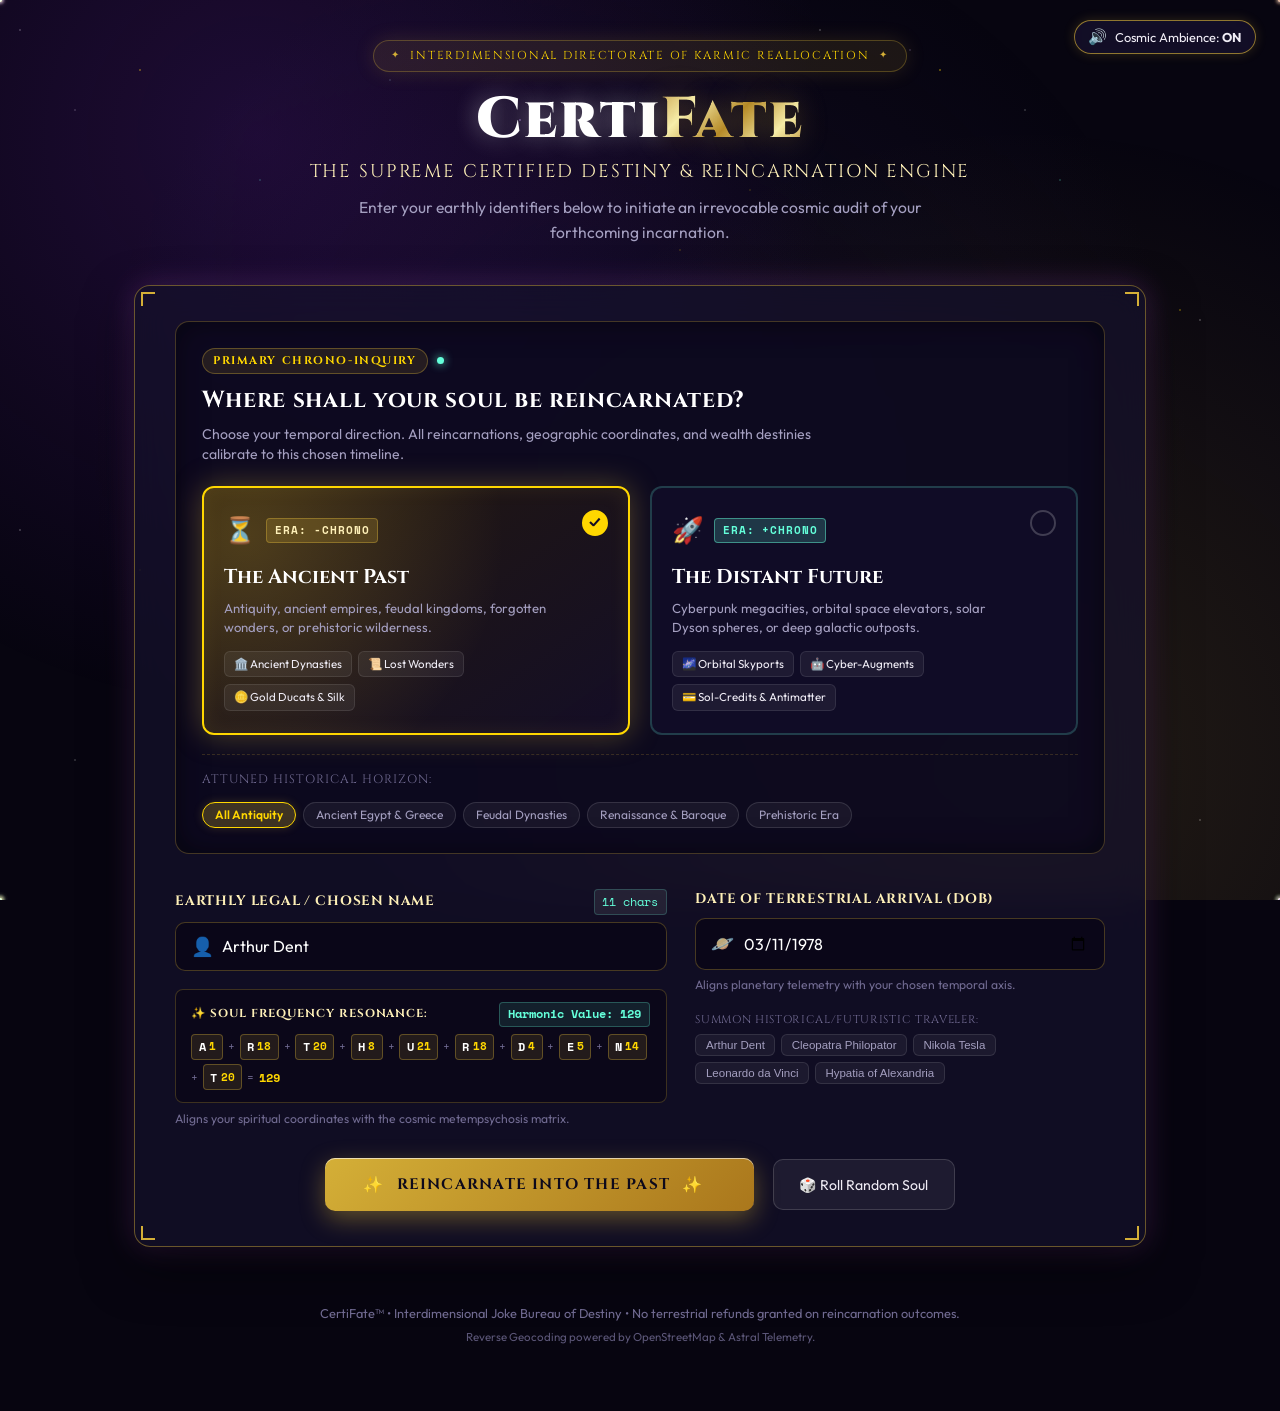
<file: index.html>
<!DOCTYPE html>
<html lang="en">

<head>
  <meta charset="UTF-8">
  <meta name="viewport" content="width=device-width, initial-scale=1.0">
  <title>CertiFate — Bureau of Cosmic Predestination & Destiny Generator</title>
  <meta name="description"
    content="Generate your officially certified joke destiny certificate. Discover your next reincarnation animal, geo-destiny reverse-geocoded coordinates, and name-length cosmic resonance.">
  <link rel="preconnect" href="https://fonts.googleapis.com">
  <link rel="preconnect" href="https://fonts.gstatic.com" crossorigin>
  <link
    href="https://fonts.googleapis.com/css2?family=Cinzel:wght@500;700;900&family=Outfit:wght@300;400;500;600;700&family=Space+Mono:wght@400;700&family=Alex+Brush&display=swap"
    rel="stylesheet">
  <link rel="stylesheet" href="style.css">
</head>

<body>
  <!-- Starfield & Cosmic Ambient Background -->
  <div class="cosmos-bg" id="cosmosBg" aria-hidden="true">
    <canvas id="starfieldCanvas" class="starfield-canvas"></canvas>
    <div id="cosmicPulseOverlay" class="cosmic-pulse-overlay"></div>
    <div class="stars-layer-1"></div>
    <div class="stars-layer-2"></div>
    <div class="nebula-glow"></div>
  </div>

  <!-- Audio Controls Floating Pill -->
  <aside class="audio-widget">
    <button id="soundToggleBtn" class="sound-pill playing" type="button" aria-label="Toggle Cosmic Audio"
      title="Toggle Celestial Background Ambience & Sound Effects">
      <span class="sound-icon" id="soundIcon">🔊</span>
      <span class="sound-label">Cosmic Ambience: <strong id="soundStatus">ON</strong></span>
    </button>
  </aside>

  <!-- Main Container -->
  <main class="app-container">
    <!-- Header -->
    <header class="app-header">
      <div class="bureau-badge">
        <span class="badge-icon">✦</span>
        <span>Interdimensional Directorate of Karmic Reallocation</span>
        <span class="badge-icon">✦</span>
      </div>
      <h1 class="app-title">
        <span class="title-glow">Certi</span><span class="title-gold">Fate</span>
      </h1>
      <p class="app-tagline">The Supreme Certified Destiny &amp; Reincarnation Engine</p>
      <p class="app-subtext">Enter your earthly identifiers below to initiate an irrevocable cosmic audit of your
        forthcoming incarnation.</p>
    </header>

    <!-- Generator Input Section -->
    <section class="generator-card" id="generatorCard">
      <div class="card-ornament top-left"></div>
      <div class="card-ornament top-right"></div>
      <div class="card-ornament bottom-left"></div>
      <div class="card-ornament bottom-right"></div>

      <form id="destinyForm" class="destiny-form" novalidate>
        <!-- Step 1: Temporal Reincarnation Trajectory (Past vs Future) -->
        <div class="timeline-selector-container">
          <div class="timeline-header-row">
            <span class="timeline-step-badge">PRIMARY CHRONO-INQUIRY</span>
            <span class="timeline-pulse-dot"></span>
          </div>
          <h2 class="timeline-prompt-title">Where shall your soul be reincarnated?</h2>
          <p class="timeline-prompt-subtitle">Choose your temporal direction. All reincarnations, geographic coordinates, and wealth destinies calibrate to this chosen timeline.</p>

          <div class="timeline-options-grid" role="radiogroup" aria-label="Reincarnation Timeline Selection">
            <!-- Option: The Ancient Past -->
            <label class="timeline-option-card past active" id="timelineOptionPast" tabindex="0">
              <input type="radio" name="timelineTrajectory" value="past" checked class="timeline-radio-input">
              <div class="timeline-card-glow"></div>
              <div class="timeline-card-content">
                <div class="timeline-icon-wrap">
                  <span class="timeline-icon">⏳</span>
                  <span class="timeline-badge past-badge">ERA: -CHRONO</span>
                </div>
                <h3 class="timeline-card-name">The Ancient Past</h3>
                <p class="timeline-card-desc">Antiquity, ancient empires, feudal kingdoms, forgotten wonders, or prehistoric wilderness.</p>
                <div class="timeline-tags">
                  <span class="t-tag">🏛️ Ancient Dynasties</span>
                  <span class="t-tag">📜 Lost Wonders</span>
                  <span class="t-tag">🪙 Gold Ducats &amp; Silk</span>
                </div>
              </div>
              <div class="card-radio-indicator">
                <span class="check-circle">✓</span>
              </div>
            </label>

            <!-- Option: The Distant Future -->
            <label class="timeline-option-card future" id="timelineOptionFuture" tabindex="0">
              <input type="radio" name="timelineTrajectory" value="future" class="timeline-radio-input">
              <div class="timeline-card-glow"></div>
              <div class="timeline-card-content">
                <div class="timeline-icon-wrap">
                  <span class="timeline-icon">🚀</span>
                  <span class="timeline-badge future-badge">ERA: +CHRONO</span>
                </div>
                <h3 class="timeline-card-name">The Distant Future</h3>
                <p class="timeline-card-desc">Cyberpunk megacities, orbital space elevators, solar Dyson spheres, or deep galactic outposts.</p>
                <div class="timeline-tags">
                  <span class="t-tag">🌌 Orbital Skyports</span>
                  <span class="t-tag">🤖 Cyber-Augments</span>
                  <span class="t-tag">💳 Sol-Credits &amp; Antimatter</span>
                </div>
              </div>
              <div class="card-radio-indicator">
                <span class="check-circle">✓</span>
              </div>
            </label>
          </div>

          <!-- Dynamic Timeline Epoch Focus Chips -->
          <div class="timeline-sub-filter" id="timelineSubFilter">
            <span class="sub-filter-label" id="subFilterLabel">Attuned Epoch Horizon:</span>
            <div class="epoch-chips-wrapper" id="epochChipsWrapper">
              <!-- Populated by JS based on timeline -->
            </div>
          </div>
        </div>

        <!-- Step 2: Earthly Identifiers & Alphabetical Resonance -->
        <div class="form-row">
          <div class="form-group">
            <label for="fullName">
              <span class="label-text">Earthly Legal / Chosen Name</span>
              <span class="char-count-badge" id="nameCharBadge">0 chars</span>
            </label>
            <div class="input-wrapper">
              <span class="input-icon">👤</span>
              <input type="text" id="fullName" name="fullName" placeholder="e.g. Arthur Dent or Cleopatra" required
                autocomplete="name" maxlength="60">
            </div>
            
            <!-- Live Name Resonance Decoder -->
            <div class="alpha-code-box" id="alphaCodeBox">
              <div class="alpha-code-header">
                <span class="alpha-code-label">✨ Soul Frequency Resonance:</span>
                <span class="alpha-code-sum" id="alphaCodeSumBadge">Harmonic Value: 0</span>
              </div>
              <div class="alpha-code-breakdown" id="alphaCodeBreakdown">
                <span class="alpha-empty-hint">Enter your name to channel cosmic resonance...</span>
              </div>
            </div>
            
            <span class="input-hint">Aligns your spiritual coordinates with the cosmic metempsychosis matrix.</span>
          </div>

          <div class="form-group">
            <label for="birthDate">
              <span class="label-text">Date of Terrestrial Arrival (DOB)</span>
            </label>
            <div class="input-wrapper">
              <span class="input-icon">🪐</span>
              <input type="date" id="birthDate" name="birthDate" required max="2030-12-31">
            </div>
            <span class="input-hint">Aligns planetary telemetry with your chosen temporal axis.</span>

            <!-- Quick Soul Archetype Summoner -->
            <div class="quick-summon-box">
              <span class="quick-summon-label">Summon Historical/Futuristic Traveler:</span>
              <div class="quick-summon-pills" id="quickSummonPills">
                <!-- Populated dynamically by JS -->
              </div>
            </div>
          </div>
        </div>

        <div class="form-footer">
          <button type="submit" id="generateBtn" class="btn-cosmic">
            <span class="btn-sparkle">✨</span>
            <span class="btn-text" id="generateBtnText">Cast My Soul Across Time</span>
            <span class="btn-sparkle">✨</span>
            <div class="btn-flare"></div>
          </button>

          <button type="button" id="randomizeBtn" class="btn-secondary" title="Fill with a random historical traveler">
            🎲 Roll Random Soul
          </button>
        </div>
      </form>
    </section>

    <!-- Celestial Loading Sequence Modal / Overlay -->
    <section class="loading-overlay" id="loadingOverlay" aria-hidden="true" style="display: none;">
      <div class="loading-box">
        <div class="celestial-gyro">
          <div class="gyro-ring outer"></div>
          <div class="gyro-ring middle"></div>
          <div class="gyro-ring inner"></div>
          <div class="gyro-core">✦</div>
        </div>

        <h2 class="loading-headline" id="loadingHeadline">Inquiring The Cosmos...</h2>
        <p class="loading-step-desc" id="loadingStepDesc">Establishing quantum connection to Akashic database...</p>

        <div class="progress-track">
          <div class="progress-fill" id="progressFill"></div>
        </div>
        <div class="progress-stats">
          <span id="loadingPercent">0%</span>
          <span class="protocol-tag" id="protocolTag">PROTOCOL: AKASHIC-7</span>
        </div>
      </div>
    </section>

    <!-- Certificate Presentation View -->
    <section class="certificate-section" id="certificateSection" style="display: none;">
      <!-- Action Toolbar -->
      <nav class="cert-toolbar" aria-label="Certificate Actions">
        <button type="button" id="shareDestinyBtn" class="btn-tool primary"
          title="Share certificate with your companions">
          <span class="icon">📤</span> Share My Destiny
        </button>
        <button type="button" id="downloadImageBtn" class="btn-tool"
          title="Save high-resolution image to your device">
          <span class="icon">🖼️</span> Download Certificate (.PNG)
        </button>
        <button type="button" id="printCertBtn" class="btn-tool" title="Print official parchment copy">
          <span class="icon">🖨️</span> Print Official Parchment
        </button>
        <button type="button" id="copySummaryBtn" class="btn-tool" title="Copy your destiny verdict to clipboard">
          <span class="icon">📋</span> Copy Fate Verdict
        </button>
        <button type="button" id="resetBtn" class="btn-tool outline" title="Generate another destiny">
          <span class="icon">🔄</span> New Incarnation
        </button>
      </nav>

      <!-- The Official Printable & Downloadable Certificate Frame -->
      <article class="certificate-frame" id="certificateElement">
        <!-- Certificate Outer Border -->
        <div class="cert-outer-border">
          <div class="cert-inner-border">

            <!-- Corner Filigree Ornaments -->
            <div class="filigree top-left">🙦</div>
            <div class="filigree top-right">🙧</div>
            <div class="filigree bottom-left">🙤</div>
            <div class="filigree bottom-right">🙥</div>

            <!-- Certificate Header Banner -->
            <header class="cert-header">
              <div class="cert-bureau-crest">
                <svg viewBox="0 0 100 100" class="crest-svg" aria-hidden="true">
                  <circle cx="50" cy="50" r="46" fill="none" stroke="#d4af37" stroke-width="2" stroke-dasharray="3 3" />
                  <polygon points="50,8 62,38 95,38 68,58 78,90 50,70 22,90 32,58 5,38 38,38"
                    fill="rgba(212,175,55,0.15)" stroke="#d4af37" stroke-width="1.5" />
                  <circle cx="50" cy="50" r="14" fill="#120c24" stroke="#d4af37" stroke-width="1.5" />
                  <text x="50" y="55" font-family="'Cinzel', serif" font-size="12" fill="#f8e79c"
                    text-anchor="middle">CF</text>
                </svg>
              </div>
              <p class="cert-ministry" id="certMinistry">THE SUPREME ASTRAL COUNCIL OF METEMPSYCHOSIS &amp; FATE</p>
              <h2 class="cert-grand-title" id="certGrandTitle">CERTIFICATE OF PREDESTINED DESTINY</h2>
              <p class="cert-decree" id="certDecree">THIS DULY ATTESTS THAT BY VIRTUE OF CELESTIAL AUDIT AND QUANTUM KARMIC LAW:</p>
            </header>

            <!-- Recipient Subject Identification -->
            <section class="cert-recipient-block">
              <div class="recipient-top-row">
                <span class="recipient-label">Designated Soul / Earthly Subject:</span>
                <div class="cert-era-pill" id="certEraPill">
                  <span class="era-pill-icon" id="certEraIcon">⏳</span>
                  <span class="era-pill-text" id="certEraText">ERA: THE ANCIENT PAST</span>
                </div>
              </div>
              <div class="recipient-name" id="certSubjectName">ARTHUR DENT</div>
              <div class="recipient-meta">
                <span>Terrestrial Anchor: <strong id="certSubjectDob">March 11, 1978</strong></span>
                <span>•</span>
                <span>Registry Record: <strong id="certSerialNo">CF-2026-8842-OMEGA</strong></span>
                <span>•</span>
                <span>Classification: <strong class="cert-badge-gold">IRREVOCABLE</strong></span>
              </div>
            </section>

            <!-- The Three Cosmic Factors Grid -->
            <div class="findings-grid">

              <!-- Box 1: Reincarnation -->
              <div class="finding-card finding-reincarnation" id="findingCardReincarnation">
                <div class="finding-badge">
                  <span class="icon" id="reincarnationBadgeIcon">🐾</span>
                  <span class="badge-title" id="reincarnationBadgeTitle">FACTOR I : REINCARNATION</span>
                </div>
                <h3 class="finding-headline" id="reincarnationHeadline">Sentient Capybara</h3>
                <div class="finding-body">
                  <div class="finding-key-val">
                    <span class="key">Allocated Form:</span>
                    <span class="val" id="reincarnationSpecies">Hydrochoerus hydrochaeris</span>
                  </div>
                  <div class="finding-key-val">
                    <span class="key" id="reincarnationCountryKey">Assigned Realm:</span>
                    <span class="val" id="reincarnationCountry">Kingdom of Norway</span>
                  </div>
                  <p class="finding-explanation" id="reincarnationDesc">
                    Awarded divine sanctuary status, unlimited thermal bath privileges, and zero mortal stress.
                  </p>
                </div>
              </div>

              <!-- Box 2: Geographical Location -->
              <div class="finding-card finding-geodestiny" id="findingCardGeodestiny">
                <div class="finding-badge">
                  <span class="icon" id="geoBadgeIcon">📍</span>
                  <span class="badge-title" id="geoBadgeTitle">FACTOR II : GEOGRAPHICAL LOCATION</span>
                </div>
                <h3 class="finding-headline" id="geoDestinyHeadline">Bergen, Vestland, Norway</h3>
                <div class="finding-body">
                  <div class="finding-key-val">
                    <span class="key">Chrono-Spatial Coordinates:</span>
                    <span class="val coordinates" id="geoCoordinates">60.3913° N, 5.3221° E</span>
                  </div>
                  <div class="finding-key-val">
                    <span class="key" id="geoResolvedLocationKey">Geographical Epicenter:</span>
                    <span class="val location-resolved" id="geoResolvedLocation">Bergen, Vestland, Norway</span>
                  </div>
                  <p class="finding-explanation" id="geoDestinyDesc">
                    Spiritual tether permanently bound to this geomagnetic planetary coordinate node.
                  </p>
                </div>
              </div>

              <!-- Box 3: Wealth -->
              <div class="finding-card finding-wealth" id="findingCardFinancial">
                <div class="finding-badge">
                  <span class="icon" id="wealthBadgeIcon">💰</span>
                  <span class="badge-title" id="wealthBadgeTitle">FACTOR III : SPECIES WEALTH &amp; HOARD</span>
                </div>
                <h3 class="finding-headline" id="wealthHeadline">Thermal Lagoon Patriarch</h3>
                <div class="finding-body">
                  <div class="finding-key-val">
                    <span class="key" id="wealthWorthKey">Projected Creature Hoard:</span>
                    <span class="val wealth-highlight" id="wealthNetWorth">48,500 Soaked Melon Rinds</span>
                  </div>
                  <div class="finding-key-val">
                    <span class="key" id="wealthHoldingsKey">Allocated Territory &amp; Spoils:</span>
                    <span class="val" id="wealthHoldings">Private Hot Spring Lagoon, 3 Basking Boulders</span>
                  </div>
                  <p class="finding-explanation" id="wealthDecreeText">
                    Decreed sovereign water rights and unlimited snacking privileges by cosmic fortune.
                  </p>
                </div>
              </div>

            </div>

            <!-- Certificate Verification & Wax Seal Footer -->
            <footer class="cert-footer">
              <div class="footer-col cert-seal-col">
                <div class="wax-seal" id="waxSeal" aria-label="Official Wax Seal of Destiny">
                  <div class="seal-inner">
                    <span class="seal-star">★</span>
                    <span class="seal-text-top">BUREAU OF FATE</span>
                    <span class="seal-symbol">⚖️</span>
                    <span class="seal-text-bottom">VERIFIED</span>
                  </div>
                </div>
                <div class="seal-caption">OFFICIAL ASTRAL NOTARIZATION</div>
              </div>

              <div class="footer-col cert-signatures">
                <div class="signature-block">
                  <div class="sig-font">Pranav</div>
                  <div class="sig-line"></div>
                  <div class="sig-title">Lord High Registrar of Metempsychosis</div>
                </div>
                <div class="signature-block">
                  <div class="sig-font">Sreehari</div>
                  <div class="sig-line"></div>
                  <div class="sig-title">Chief Geocoding Cartographer</div>
                </div>
              </div>

              <div class="footer-col cert-barcode-col">
                <div class="barcode" id="certBarcode" aria-hidden="true">
                  <!-- Generated via CSS/SVG bars -->
                </div>
                <div class="barcode-num" id="certBarcodeNum">CF-2026-99381-VOID</div>
                <div class="cert-date-issued">Executed under Astral Alignment • <span id="certIssueDate">2026</span>
                </div>
              </div>
            </footer>

            <!-- Mandatory Legal Disclaimer -->
            <div class="cert-disclaimer"
              style="text-align: center; padding-top: 1.1rem; margin-top: 1.1rem; border-top: 1px dashed rgba(212, 175, 55, 0.2); font-size: 0.72rem; letter-spacing: 0.05em; color: var(--text-dim); font-style: italic;">
              Issued purely for recreational and reincarnational contemplation by the Supreme Astral Council.
            </div>

          </div>
        </div>
      </article>

      <!-- Toast Feedback Message -->
      <div id="toastMessage" class="toast-message" role="alert" aria-live="polite"></div>
    </section>

    <!-- Footer -->
    <footer class="app-page-footer">
      <p>CertiFate™ • Interdimensional Joke Bureau of Destiny • No terrestrial refunds granted on reincarnation
        outcomes.</p>
      <p class="reverse-geo-credit">Reverse Geocoding powered by OpenStreetMap &amp; Astral Telemetry.</p>
    </footer>
  </main>

  <!-- Load Modules -->
  <script src="canvas-export.js"></script>
  <script src="app.js"></script>
</body>

</html>
</file>
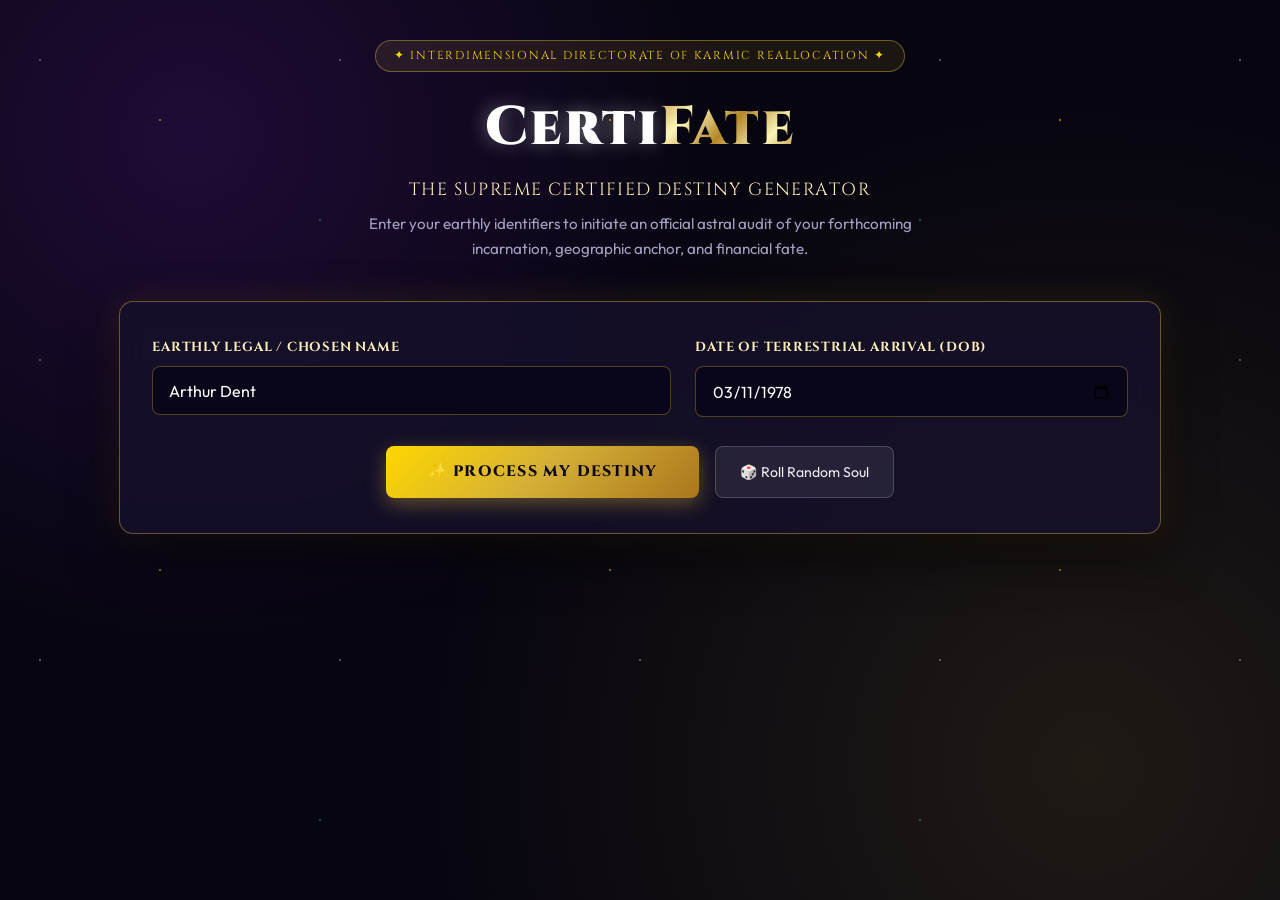
<file: certifate.html>
<!DOCTYPE html>
<html lang="en">
<head>
  <meta charset="UTF-8">
  <meta name="viewport" content="width=device-width, initial-scale=1.0">
  <title>CertiFate — Official Bureau of Cosmic Predestination</title>
  <meta name="description" content="CertiFate: A joke destiny generator. Uncover your Reincarnation Animal, Geo-Destiny, and Financial Destiny.">
  <link rel="preconnect" href="https://fonts.googleapis.com">
  <link rel="preconnect" href="https://fonts.gstatic.com" crossorigin>
  <link href="https://fonts.googleapis.com/css2?family=Cinzel:wght@600;700;900&family=Outfit:wght@300;400;500;600;700&family=Space+Mono:wght@400;700&family=Alex+Brush&display=swap" rel="stylesheet">
  <style>
    :root {
      --bg-deep: #070510;
      --bg-card: rgba(22, 17, 44, 0.78);
      --gold-primary: #d4af37;
      --gold-bright: #ffd700;
      --gold-light: #fef0b8;
      --gold-border: rgba(212, 175, 55, 0.45);
      --gold-gradient: linear-gradient(135deg, #bf953f 0%, #fcf6ba 25%, #b38728 50%, #fbf5b7 75%, #aa771c 100%);
      --cyan-accent: #64ffda;
      --emerald-accent: #4ade80;
      --text-main: #f0edf6;
      --text-muted: #a49fc0;
      --text-dim: #716b92;
      --font-serif: 'Cinzel', Georgia, serif;
      --font-sans: 'Outfit', sans-serif;
      --font-mono: 'Space Mono', monospace;
      --font-script: 'Alex Brush', cursive;
    }

    *, *::before, *::after {
      box-sizing: border-box;
      margin: 0;
      padding: 0;
    }

    body {
      font-family: var(--font-sans);
      background-color: var(--bg-deep);
      color: var(--text-main);
      min-height: 100vh;
      line-height: 1.6;
      overflow-x: hidden;
      background-image: 
        radial-gradient(circle at 15% 15%, rgba(138, 43, 226, 0.18) 0%, transparent 40%),
        radial-gradient(circle at 85% 85%, rgba(212, 175, 55, 0.12) 0%, transparent 50%),
        radial-gradient(1px 1px at 40px 60px, #fff, transparent),
        radial-gradient(1.5px 1.5px at 160px 120px, #ffd700, transparent),
        radial-gradient(1px 1px at 320px 220px, #64ffda, transparent);
      background-size: 100% 100%, 100% 100%, 300px 300px, 450px 450px, 600px 600px;
    }

    .app-container {
      max-width: 1080px;
      margin: 0 auto;
      padding: 2.5rem 1.2rem 4rem;
    }

    .app-header {
      text-align: center;
      margin-bottom: 2.5rem;
    }

    .bureau-badge {
      display: inline-flex;
      align-items: center;
      gap: 0.5rem;
      padding: 0.35rem 1.1rem;
      background: rgba(212, 175, 55, 0.1);
      border: 1px solid var(--gold-border);
      border-radius: 999px;
      font-family: var(--font-serif);
      font-size: 0.72rem;
      letter-spacing: 0.15em;
      text-transform: uppercase;
      color: var(--gold-bright);
      margin-bottom: 0.8rem;
    }

    .app-title {
      font-family: var(--font-serif);
      font-size: 3.4rem;
      font-weight: 900;
      letter-spacing: 0.04em;
      margin-bottom: 0.3rem;
    }

    .title-white { color: #ffffff; text-shadow: 0 0 20px rgba(255,255,255,0.4); }
    .title-gold {
      background: var(--gold-gradient);
      -webkit-background-clip: text;
      background-clip: text;
      -webkit-text-fill-color: transparent;
    }

    .app-tagline {
      font-family: var(--font-serif);
      font-size: 1.1rem;
      color: var(--gold-light);
      letter-spacing: 0.08em;
      text-transform: uppercase;
      margin-bottom: 0.5rem;
    }

    .app-subtext {
      color: var(--text-muted);
      font-size: 0.95rem;
      max-width: 580px;
      margin: 0 auto;
    }

    /* Generator Card */
    .generator-card {
      background: var(--bg-card);
      border: 1px solid var(--gold-border);
      border-radius: 14px;
      padding: 2.2rem 2rem;
      box-shadow: 0 20px 50px rgba(0, 0, 0, 0.6), 0 0 35px rgba(212, 175, 55, 0.15);
      backdrop-filter: blur(16px);
      margin-bottom: 2.8rem;
    }

    .form-grid {
      display: grid;
      grid-template-columns: 1.2fr 1fr;
      gap: 1.5rem;
      margin-bottom: 1.8rem;
    }

    .form-group label {
      display: block;
      font-family: var(--font-serif);
      font-size: 0.82rem;
      font-weight: 700;
      letter-spacing: 0.06em;
      text-transform: uppercase;
      color: var(--gold-light);
      margin-bottom: 0.5rem;
    }

    .form-group input {
      width: 100%;
      padding: 0.85rem 1rem;
      background: rgba(10, 7, 24, 0.85);
      border: 1px solid rgba(212, 175, 55, 0.35);
      border-radius: 8px;
      color: #ffffff;
      font-family: var(--font-sans);
      font-size: 1rem;
      outline: none;
      transition: all 0.3s ease;
    }

    .form-group input:focus {
      border-color: var(--gold-bright);
      box-shadow: 0 0 15px rgba(212, 175, 55, 0.35);
    }

    .form-actions {
      display: flex;
      justify-content: center;
      gap: 1rem;
    }

    .btn-process {
      padding: 0.95rem 2.6rem;
      background: linear-gradient(135deg, #ffd700 0%, #d4af37 50%, #aa771c 100%);
      color: #0c0819;
      font-family: var(--font-serif);
      font-size: 0.95rem;
      font-weight: 800;
      letter-spacing: 0.08em;
      text-transform: uppercase;
      border: none;
      border-radius: 8px;
      cursor: pointer;
      box-shadow: 0 6px 20px rgba(212, 175, 55, 0.4);
      transition: all 0.25s ease;
    }

    .btn-process:hover {
      transform: translateY(-2px);
      box-shadow: 0 10px 28px rgba(212, 175, 55, 0.6);
      background: linear-gradient(135deg, #fff199 0%, #ffd700 50%, #c59020 100%);
    }

    .btn-random {
      padding: 0.95rem 1.5rem;
      background: rgba(255, 255, 255, 0.08);
      border: 1px solid rgba(255, 255, 255, 0.18);
      color: var(--text-main);
      border-radius: 8px;
      font-family: var(--font-sans);
      font-size: 0.88rem;
      cursor: pointer;
      transition: all 0.25s ease;
    }

    .btn-random:hover {
      background: rgba(255, 255, 255, 0.15);
      border-color: var(--gold-primary);
      color: var(--gold-light);
    }

    /* Loading Overlay */
    .loading-overlay {
      position: fixed;
      inset: 0;
      background: rgba(7, 5, 16, 0.92);
      backdrop-filter: blur(20px);
      z-index: 200;
      display: flex;
      align-items: center;
      justify-content: center;
      padding: 2rem;
    }

    .loading-box {
      text-align: center;
      max-width: 460px;
      width: 100%;
    }

    .loading-spinner {
      width: 70px;
      height: 70px;
      margin: 0 auto 1.5rem;
      border: 3px solid rgba(212, 175, 55, 0.2);
      border-top-color: var(--gold-bright);
      border-right-color: var(--cyan-accent);
      border-radius: 50%;
      animation: spin 0.9s linear infinite;
    }

    @keyframes spin { to { transform: rotate(360deg); } }

    .loading-headline {
      font-family: var(--font-serif);
      font-size: 1.45rem;
      color: var(--gold-light);
      margin-bottom: 0.4rem;
    }

    .loading-desc {
      font-size: 0.9rem;
      color: var(--text-muted);
      margin-bottom: 1.4rem;
      min-height: 2.5em;
    }

    .progress-bar-wrap {
      width: 100%;
      height: 6px;
      background: rgba(255, 255, 255, 0.1);
      border-radius: 999px;
      overflow: hidden;
      margin-bottom: 0.5rem;
    }

    .progress-bar-fill {
      width: 0%;
      height: 100%;
      background: linear-gradient(90deg, var(--cyan-accent), var(--gold-bright));
      transition: width 0.35s ease-out;
    }

    .loading-stats {
      display: flex;
      justify-content: space-between;
      font-family: var(--font-mono);
      font-size: 0.76rem;
      color: var(--text-dim);
    }

    /* Certificate Section */
    .certificate-section {
      margin-top: 1.5rem;
    }

    .cert-toolbar {
      display: flex;
      justify-content: center;
      gap: 1rem;
      margin-bottom: 1.8rem;
    }

    .btn-tool {
      display: inline-flex;
      align-items: center;
      gap: 0.5rem;
      padding: 0.65rem 1.3rem;
      border-radius: 8px;
      font-family: var(--font-sans);
      font-size: 0.88rem;
      font-weight: 600;
      cursor: pointer;
      background: rgba(25, 20, 48, 0.85);
      border: 1px solid var(--gold-border);
      color: var(--text-main);
      transition: all 0.25s ease;
    }

    .btn-tool:hover {
      background: rgba(45, 35, 80, 0.95);
      border-color: var(--gold-bright);
      color: var(--gold-light);
      transform: translateY(-2px);
    }

    .btn-tool.primary {
      background: linear-gradient(135deg, #d4af37, #9b7218);
      color: #0d091b;
      font-weight: 700;
      border: none;
    }

    /* Certificate Outer Parchment Frame */
    .certificate-frame {
      position: relative;
      background: radial-gradient(circle at 50% 30%, #17112d 0%, #0c081a 100%);
      border: 2px double var(--gold-primary);
      border-radius: 12px;
      padding: 1rem;
      box-shadow: 0 25px 70px rgba(0,0,0,0.8), 0 0 50px rgba(212, 175, 55, 0.2);
    }

    .certificate-inner {
      position: relative;
      border: 1px solid rgba(212, 175, 55, 0.45);
      border-radius: 8px;
      padding: 2.2rem 2.2rem;
      background: 
        radial-gradient(ellipse at 50% 50%, rgba(212, 175, 55, 0.04) 0%, transparent 70%),
        repeating-linear-gradient(45deg, rgba(212, 175, 55, 0.015) 0px, rgba(212, 175, 55, 0.015) 2px, transparent 2px, transparent 8px);
    }

    .cert-header {
      text-align: center;
      margin-bottom: 1.8rem;
    }

    .cert-ministry {
      font-family: var(--font-serif);
      font-size: 0.76rem;
      letter-spacing: 0.2em;
      text-transform: uppercase;
      color: var(--gold-primary);
      margin-bottom: 0.3rem;
    }

    .cert-title {
      font-family: var(--font-serif);
      font-size: 2.1rem;
      font-weight: 900;
      letter-spacing: 0.06em;
      background: var(--gold-gradient);
      -webkit-background-clip: text;
      background-clip: text;
      -webkit-text-fill-color: transparent;
      margin-bottom: 0.3rem;
    }

    .cert-decree {
      font-family: var(--font-serif);
      font-size: 0.72rem;
      letter-spacing: 0.14em;
      color: var(--text-dim);
      text-transform: uppercase;
    }

    .cert-recipient {
      text-align: center;
      background: rgba(212, 175, 55, 0.05);
      border-top: 1px solid rgba(212, 175, 55, 0.25);
      border-bottom: 1px solid rgba(212, 175, 55, 0.25);
      padding: 1rem;
      margin-bottom: 2rem;
    }

    .recipient-name {
      font-family: var(--font-serif);
      font-size: 2rem;
      font-weight: 700;
      color: #ffffff;
      margin-bottom: 0.3rem;
    }

    .recipient-meta {
      display: flex;
      justify-content: center;
      gap: 1rem;
      font-size: 0.82rem;
      color: var(--text-muted);
    }

    .recipient-meta strong { color: var(--gold-light); }

    /* The 3 Findings Grid */
    .findings-grid {
      display: grid;
      grid-template-columns: repeat(3, 1fr);
      gap: 1.2rem;
      margin-bottom: 2.2rem;
    }

    .finding-card {
      background: rgba(14, 10, 28, 0.85);
      border: 1px solid rgba(212, 175, 55, 0.25);
      border-radius: 10px;
      padding: 1.25rem;
      display: flex;
      flex-direction: column;
      transition: all 0.3s ease;
    }

    .finding-card:hover {
      border-color: var(--gold-primary);
      background: rgba(22, 16, 44, 0.95);
      transform: translateY(-2px);
    }

    .card-badge {
      display: flex;
      align-items: center;
      gap: 0.4rem;
      font-family: var(--font-serif);
      font-size: 0.65rem;
      font-weight: 700;
      letter-spacing: 0.1em;
      color: var(--gold-primary);
      text-transform: uppercase;
      margin-bottom: 0.6rem;
    }

    .card-headline {
      font-family: var(--font-serif);
      font-size: 1.15rem;
      font-weight: 700;
      color: #ffffff;
      margin-bottom: 0.8rem;
      line-height: 1.3;
    }

    .card-body {
      font-size: 0.82rem;
      display: flex;
      flex-direction: column;
      gap: 0.45rem;
      flex-grow: 1;
    }

    .field-row {
      display: flex;
      flex-direction: column;
      gap: 0.15rem;
    }

    .field-label {
      font-size: 0.72rem;
      text-transform: uppercase;
      letter-spacing: 0.05em;
      color: var(--text-dim);
    }

    .field-val {
      color: var(--gold-light);
      font-weight: 500;
    }

    .field-val.highlight {
      color: #ffffff;
      font-weight: 600;
    }

    .field-val.coords {
      font-family: var(--font-mono);
      color: var(--cyan-accent);
    }

    .field-val.price {
      font-family: var(--font-mono);
      font-size: 1.1rem;
      font-weight: 700;
      color: var(--emerald-accent);
    }

    .verdict-box {
      margin-top: 0.5rem;
      padding: 0.55rem 0.7rem;
      background: rgba(212, 175, 55, 0.08);
      border-left: 3px solid var(--gold-bright);
      border-radius: 4px;
    }

    .verdict-bold {
      font-weight: 800;
      font-size: 0.88rem;
      color: #ffffff;
      line-height: 1.35;
    }

    .card-desc {
      margin-top: 0.6rem;
      padding-top: 0.6rem;
      border-top: 1px dashed rgba(212, 175, 55, 0.2);
      font-size: 0.78rem;
      color: var(--text-muted);
      line-height: 1.45;
      font-style: italic;
    }

    /* Wax Seal & Footer */
    .cert-footer {
      display: grid;
      grid-template-columns: 130px 1fr 180px;
      align-items: center;
      gap: 1.5rem;
      padding-top: 1.5rem;
      border-top: 1px solid rgba(212, 175, 55, 0.3);
    }

    .wax-seal {
      position: relative;
      width: 84px;
      height: 84px;
      margin: 0 auto;
      border-radius: 50%;
      background: radial-gradient(circle at 35% 35%, #e6be44 0%, #aa771c 65%, #6a490d 100%);
      border: 3px solid #ffd700;
      box-shadow: 0 6px 18px rgba(0, 0, 0, 0.6), 0 0 20px rgba(212, 175, 55, 0.45);
      display: flex;
      align-items: center;
      justify-content: center;
      cursor: pointer;
      transition: transform 0.3s ease;
    }

    .wax-seal:hover { transform: rotate(5deg) scale(1.05); }

    .seal-text {
      font-family: var(--font-serif);
      font-size: 0.52rem;
      font-weight: 900;
      color: #2b1a03;
      text-align: center;
      line-height: 1.2;
    }

    .seal-icon { font-size: 1.1rem; display: block; margin: 0.1rem 0; }

    /* Stamp Thump Animation */
    .wax-seal.stamp-thump {
      animation: sealStampThump 0.5s cubic-bezier(0.175, 0.885, 0.32, 1.275) forwards;
    }

    @keyframes sealStampThump {
      0% { transform: scale(2.6) rotate(-20deg); opacity: 0; }
      65% { transform: scale(0.92) rotate(2deg); opacity: 1; }
      82% { transform: scale(1.06) rotate(-1deg); }
      100% { transform: scale(1) rotate(0deg); opacity: 1; }
    }

    .wax-seal::after {
      content: '';
      position: absolute;
      inset: -4px;
      border-radius: 50%;
      border: 2px solid #ffd700;
      opacity: 0;
      pointer-events: none;
    }

    .wax-seal.stamp-thump::after {
      animation: sealShockwave 0.65s cubic-bezier(0.1, 0.8, 0.3, 1) 0.28s forwards;
    }

    @keyframes sealShockwave {
      0% { transform: scale(0.8); opacity: 0.95; box-shadow: 0 0 20px #ffd700; }
      100% { transform: scale(2.4); opacity: 0; box-shadow: 0 0 40px transparent; }
    }

    .certificate-frame.certificate-shudder {
      animation: certificateThumpShudder 0.3s ease-out 0.3s forwards;
    }

    @keyframes certificateThumpShudder {
      0%, 100% { transform: translateY(0); }
      25% { transform: translateY(3px); }
      50% { transform: translateY(-2px); }
    }

    .cert-signatures {
      display: flex;
      justify-content: space-around;
      gap: 1rem;
    }

    .sig-block { text-align: center; flex: 1; }
    .sig-script {
      font-family: var(--font-script);
      font-size: 1.7rem;
      color: #f5e4a8;
      height: 1.8rem;
    }
    .sig-line {
      height: 1px;
      background: rgba(212, 175, 55, 0.4);
      margin: 0.25rem auto;
      width: 90%;
    }
    .sig-role {
      font-family: var(--font-serif);
      font-size: 0.64rem;
      color: var(--text-dim);
      text-transform: uppercase;
    }

    .cert-barcode { text-align: right; }
    .barcode-lines {
      height: 32px;
      background: repeating-linear-gradient(90deg, #fff 0px, #fff 2px, transparent 2px, transparent 5px, #fff 5px, #fff 8px, transparent 8px, transparent 10px);
      opacity: 0.8;
      margin-bottom: 0.25rem;
    }
    .barcode-text {
      font-family: var(--font-mono);
      font-size: 0.65rem;
      color: var(--gold-light);
    }

    /* Disclaimer at Certificate Bottom */
    .cert-disclaimer {
      text-align: center;
      padding-top: 1.2rem;
      margin-top: 1.2rem;
      border-top: 1px dashed rgba(212, 175, 55, 0.2);
      font-size: 0.72rem;
      letter-spacing: 0.05em;
      color: var(--text-dim);
      font-style: italic;
    }

    /* Toast */
    .toast-msg {
      position: fixed;
      bottom: 2rem;
      left: 50%;
      transform: translateX(-50%) translateY(80px);
      background: rgba(18, 14, 36, 0.95);
      border: 1px solid var(--gold-primary);
      color: #ffffff;
      padding: 0.75rem 1.5rem;
      border-radius: 999px;
      font-size: 0.88rem;
      z-index: 300;
      pointer-events: none;
      opacity: 0;
      transition: all 0.35s ease;
    }
    .toast-msg.show {
      transform: translateX(-50%) translateY(0);
      opacity: 1;
    }

    @media (max-width: 860px) {
      .findings-grid { grid-template-columns: 1fr; }
      .form-grid { grid-template-columns: 1fr; }
      .cert-footer { grid-template-columns: 1fr; text-align: center; }
      .cert-barcode { text-align: center; }
    }
  </style>
</head>
<body>

  <main class="app-container">
    <header class="app-header">
      <div class="bureau-badge">
        <span>✦ Interdimensional Directorate of Karmic Reallocation ✦</span>
      </div>
      <h1 class="app-title">
        <span class="title-white">Certi</span><span class="title-gold">Fate</span>
      </h1>
      <p class="app-tagline">The Supreme Certified Destiny Generator</p>
      <p class="app-subtext">Enter your earthly identifiers to initiate an official astral audit of your forthcoming incarnation, geographic anchor, and financial fate.</p>
    </header>

    <!-- Form Section -->
    <section class="generator-card">
      <form id="destinyForm" novalidate>
        <div class="form-grid">
          <div class="form-group">
            <label for="fullName">Earthly Legal / Chosen Name</label>
            <input type="text" id="fullName" value="Arthur Dent" placeholder="Enter your full name" required maxlength="60">
          </div>
          <div class="form-group">
            <label for="birthDate">Date of Terrestrial Arrival (DOB)</label>
            <input type="date" id="birthDate" value="1978-03-11" required>
          </div>
        </div>
        <div class="form-actions">
          <button type="submit" id="processBtn" class="btn-process">✨ Process My Destiny</button>
          <button type="button" id="randomBtn" class="btn-random">🎲 Roll Random Soul</button>
        </div>
      </form>
    </section>

    <!-- Fake Processing Loading Overlay (1-2s Delay) -->
    <div class="loading-overlay" id="loadingOverlay" style="display: none;">
      <div class="loading-box">
        <div class="loading-spinner"></div>
        <h2 class="loading-headline" id="loadingHeadline">Consulting The Cosmos...</h2>
        <p class="loading-desc" id="loadingDesc">Establishing quantum handshake with Akashic database...</p>
        <div class="progress-bar-wrap">
          <div class="progress-bar-fill" id="progressFill"></div>
        </div>
        <div class="loading-stats">
          <span id="loadingPercent">0%</span>
          <span id="computingTag">COMPUTING: ASTRAL_HASH</span>
        </div>
      </div>
    </div>

    <!-- Certificate Section -->
    <section class="certificate-section" id="certSection" style="display: none;">
      <div class="cert-toolbar">
        <button type="button" id="downloadPngBtn" class="btn-tool primary">🖼️ Download Certificate (.PNG)</button>
        <button type="button" onclick="window.print()" class="btn-tool">🖨️ Print Certificate</button>
        <button type="button" id="copyVerdictBtn" class="btn-tool">📋 Copy Fate Verdict</button>
      </div>

      <article class="certificate-frame" id="certFrame">
        <div class="certificate-inner">
          <header class="cert-header">
            <p class="cert-ministry">THE SUPREME ASTRAL COUNCIL OF METEMPSYCHOSIS &amp; FATE</p>
            <h2 class="cert-title">CERTIFICATE OF PREDESTINED DESTINY</h2>
            <p class="cert-decree">THIS DULY ATTESTS THAT BY VIRTUE OF CELESTIAL AUDIT AND QUANTUM KARMIC LAW:</p>
          </header>

          <section class="cert-recipient">
            <div class="recipient-name" id="certName">ARTHUR DENT</div>
            <div class="recipient-meta">
              <span>Terrestrial Arrival: <strong id="certDob">March 11, 1978</strong></span>
              <span>•</span>
              <span>Registry: <strong id="certSerial">CF-2026-8842-OMEGA</strong></span>
              <span>•</span>
              <span>Classification: <strong>IRREVOCABLE</strong></span>
            </div>
          </section>

          <!-- The 3 Findings Grid -->
          <div class="findings-grid">
            
            <!-- Factor 1: Reincarnation -->
            <div class="finding-card">
              <div class="card-badge">🐾 FACTOR #1 : REINCARNATION</div>
              <h3 class="card-headline" id="f1Headline">Sentient Capybara</h3>
              <div class="card-body">
                <div class="field-row">
                  <span class="field-label">Allocated Form:</span>
                  <span class="field-val highlight" id="f1Species">Hydrochoerus hydrochaeris</span>
                </div>
                <div class="field-row">
                  <span class="field-label">Assigned Realm:</span>
                  <span class="field-val" id="f1Country">Kingdom of Norway</span>
                </div>
                <p class="card-desc" id="f1Desc">Awarded divine sanctuary status, unlimited thermal bath privileges, and zero mortal stress.</p>
              </div>
            </div>

            <!-- Factor 2: Geographic Destiny -->
            <div class="finding-card">
              <div class="card-badge">📍 FACTOR #2 : GEOGRAPHICAL LOCATION</div>
              <h3 class="card-headline" id="f2Headline">Bergen, Vestland, Norway</h3>
              <div class="card-body">
                <div class="field-row">
                  <span class="field-label">Spatial Coordinates:</span>
                  <span class="field-val coords" id="f2Coords">60.3913° N, 5.3221° E</span>
                </div>
                <div class="field-row">
                  <span class="field-label">Geographical Epicenter:</span>
                  <span class="field-val highlight" id="f2Location">Bergen, Vestland, Norway</span>
                </div>
                <p class="card-desc" id="f2Desc">Spiritual tether permanently bound to this geomagnetic planetary coordinate node.</p>
              </div>
            </div>

            <!-- Factor 3: Wealth Destiny -->
            <div class="finding-card">
              <div class="card-badge">💰 FACTOR #3 : WEALTH</div>
              <h3 class="card-headline" id="f3Headline">Silk Road Magnate</h3>
              <div class="card-body">
                <div class="field-row">
                  <span class="field-label">Projected Net Worth:</span>
                  <span class="field-val highlight" id="f3Price">48,500 Venetian Gold Ducats</span>
                </div>
                <div class="field-row">
                  <span class="field-label">Allocated Holdings:</span>
                  <span class="field-val" id="f3Ticker">3 Armed Caravels, Silk Bales &amp; Royal Immunity</span>
                </div>
                <p class="card-desc" id="f3Desc">Decreed sovereign commercial privilege and abundant royal treasures by celestial fortune.</p>
              </div>
            </div>

          </div>

          <!-- Certificate Footer & Signatures -->
          <footer class="cert-footer">
            <div class="wax-seal" id="waxSeal" title="Click to inspect seal">
              <div class="seal-text">
                <span class="seal-icon">⚖️</span>
                BUREAU OF FATE<br>
                <strong>VERIFIED</strong>
              </div>
            </div>

            <div class="cert-signatures">
              <div class="sig-block">
                <div class="sig-script">Pranav</div>
                <div class="sig-line"></div>
                <div class="sig-role">Lord High Registrar of Metempsychosis</div>
              </div>
              <div class="sig-block">
                <div class="sig-script">Sreehari</div>
                <div class="sig-line"></div>
                <div class="sig-role">Chief Geocoding Cartographer</div>
              </div>
            </div>

            <div class="cert-barcode">
              <div class="barcode-lines"></div>
              <div class="barcode-text" id="barcodeText">CF-2026-VOID</div>
            </div>
          </footer>

          <!-- Mandatory Legal & Cosmic Disclaimer -->
          <div class="cert-disclaimer">
            Not financial advice. Not any advice. Issued purely for recreational and reincarnational contemplation.
          </div>

        </div>
      </article>
    </section>
  </main>

  <div class="toast-msg" id="toastMsg"></div>

  <!-- Single File Embedded Logic -->
  <script>
    (function () {
      'use strict';

      // 1. Hardcoded Animal & Country Lists (Finding #1)
      const ANIMALS = [
        'Sentient Capybara of Perpetual Tranquility',
        'Hyper-Caffeinated Red Panda Diplomat',
        'Zen-Master Three-Toed Sloth',
        'Existential Goth Raven Poet',
        'Sub-Atomic Raccoon Trash Alchemist',
        'Perpetually Overdressed Antarctic Penguin',
        'Square-Physics Wombat Earthshaker',
        'Master Sea Otter of Floating Philosophy',
        'Disapproving Astral Barn Owl',
        'Cosmic Solar-Seeking Orange Tabby'
      ];

      const COUNTRIES = [
        'Kingdom of Norway',
        'Japan (Kyoto Outskirts)',
        'Swiss Alps, Switzerland',
        'South Island, New Zealand',
        'Highlands of Scotland',
        'Costa Rican Cloud Forest',
        'Faroe Islands',
        'Tasmania, Australia',
        'Galápagos Islands, Ecuador',
        'Reykjavik Geothermal Basin, Iceland'
      ];

      // 2. Verified Landmarks Fallback for Geo-Destiny (Finding #2)
      const GEO_FALLBACKS = [
        { lat: 60.3913, lon: 5.3221, place: 'Bergen, Vestland, Norway' },
        { lat: 35.0116, lon: 135.7681, place: 'Kyoto, Kansai Region, Japan' },
        { lat: -44.6715, lon: 167.9256, place: 'Milford Sound, Southland, New Zealand' },
        { lat: 46.5583, lon: 7.9822, place: 'Jungfrau Region, Bernese Alps, Switzerland' },
        { lat: 64.1466, lon: -21.9426, place: 'Reykjavík, Capital Region, Iceland' },
        { lat: -0.7402, lon: -90.3134, place: 'Santa Cruz Island, Galápagos, Ecuador' },
        { lat: 57.3229, lon: -4.4244, place: 'Loch Ness, Inverness-shire, Scotland' },
        { lat: 78.2232, lon: 15.6267, place: 'Longyearbyen, Svalbard Archipelago' },
        { lat: -13.1631, lon: -72.5450, place: 'Machu Picchu, Urubamba, Peru' },
        { lat: 9.7489, lon: -83.7534, place: 'Monteverde Cloud Forest, Costa Rica' }
      ];

      // 3. Cosmic Wealth Destinies (Factor #3)
      const WEALTH_DESTINIES = [
        {
          tier: 'Silk Road Caravan Magnate',
          netWorth: '65,000 Persian Gold Dinars',
          holdings: '40 Royal Camels, 120 Saffron Chests, Sovereign Caravan Rights',
          decree: 'Endless desert trade convoys bearing royal frankincense, lapis lazuli, and untaxed gold.'
        },
        {
          tier: 'Venetian Merchant Doge & Grand Treasurer',
          netWorth: '120,000 Venetian Gold Ducats',
          holdings: '5 Armed War Caravels, Grand Canal Marble Palazzo, Royal Tax Exemption',
          decree: 'Sovereign naval trade monopolies across all Mediterranean and Byzantine ports.'
        },
        {
          tier: 'Florentine Guild Master & Patrician',
          netWorth: '38,000 Florentine Silver Florins',
          holdings: '2 Merchant Cogs, Cathedral District Workshop, 45 Bales of Damask Silk',
          decree: 'Honored civic prestige, high guild council authority, and flourishing trading houses.'
        },
        {
          tier: 'Feudal Castle Lord & Estate Baron',
          netWorth: '24,000 Bohemian Silver Thalers',
          holdings: 'Stone Hilltop Keep, 4 Terraced Vineyards, Sovereign Grain Milling Monopolies',
          decree: 'Bountiful seasonal harvests, loyal estate stewards, and peaceful hereditary lands.'
        },
        {
          tier: 'Respected Master Artisan & Scribe',
          netWorth: '4,800 Copper Shillings & 4 Milk Cows',
          holdings: 'Stone Hearth Forge, 4 Cast Anvils, 12 Illuminated Vellum Ledgers',
          decree: 'Honest renown for flawless craft, crackling warm hearths, and peaceful independence.'
        },
        {
          tier: 'Desert Oasis Chieftain & Gem Custodian',
          netWorth: '1,800 Silver Dirhams',
          holdings: 'Prizewinning Arabian Stallion, Deep Artesian Well, Leather Pouch of Rubies',
          decree: 'Guardian of desert waters and night skies, commanding the allegiance of passing caravans.'
        },
        {
          tier: 'Wandering Ascetic & Philosophical Monk',
          netWorth: '14 Tarnished Copper Groats',
          holdings: 'Carved Walking Staff, Handspun Woolen Robe, Brass Meditation Bell',
          decree: 'Attained supreme spiritual liberation, blessed with absolute immunity from worldly debt.'
        }
      ];

      // Audio Synthesizer
      let audioCtx = null;
      function getAudio() {
        if (!audioCtx) {
          const AC = window.AudioContext || window.webkitAudioContext;
          if (AC) audioCtx = new AC();
        }
        if (audioCtx && audioCtx.state === 'suspended') audioCtx.resume();
        return audioCtx;
      }

      function playStampThud() {
        try {
          const ctx = getAudio();
          if (!ctx) return;
          const now = ctx.currentTime;
          
          // Sub-bass impact
          const osc = ctx.createOscillator();
          const gain = ctx.createGain();
          osc.type = 'sine';
          osc.frequency.setValueAtTime(160, now);
          osc.frequency.exponentialRampToValueAtTime(36, now + 0.22);
          gain.gain.setValueAtTime(0.45, now);
          gain.gain.exponentialRampToValueAtTime(0.001, now + 0.26);
          osc.connect(gain);
          gain.connect(ctx.destination);
          osc.start(now);
          osc.stop(now + 0.28);

          // Paper click
          const snap = ctx.createOscillator();
          const snapGain = ctx.createGain();
          snap.type = 'triangle';
          snap.frequency.setValueAtTime(340, now);
          snap.frequency.exponentialRampToValueAtTime(75, now + 0.07);
          snapGain.gain.setValueAtTime(0.3, now);
          snapGain.gain.exponentialRampToValueAtTime(0.001, now + 0.08);
          snap.connect(snapGain);
          snapGain.connect(ctx.destination);
          snap.start(now);
          snap.stop(now + 0.09);
        } catch (e) {}
      }

      function playTone(freq, duration) {
        try {
          const ctx = getAudio();
          if (!ctx) return;
          const osc = ctx.createOscillator();
          const gain = ctx.createGain();
          osc.frequency.value = freq;
          gain.gain.setValueAtTime(0.08, ctx.currentTime);
          gain.gain.exponentialRampToValueAtTime(0.001, ctx.currentTime + duration);
          osc.connect(gain);
          gain.connect(ctx.destination);
          osc.start();
          osc.stop(ctx.currentTime + duration);
        } catch(e) {}
      }

      // Hash calculations requested:
      // Finding 1: sum of char codes in name + sum of day+month+year in DOB
      function calculateSeeds(name, dob) {
        let nameCharSum = 0;
        for (let i = 0; i < name.length; i++) {
          nameCharSum += name.charCodeAt(i);
        }

        const dateParts = dob.split('-').map(Number); // [YYYY, MM, DD]
        const dobSum = (dateParts[0] || 1990) + (dateParts[1] || 1) + (dateParts[2] || 1);
        const combinedSeed = Math.abs(nameCharSum + dobSum);

        return {
          nameSum: nameCharSum,
          dobSum: dobSum,
          seed: combinedSeed
        };
      }

      // BigDataCloud Free Reverse Geocoding API with Graceful Fallback
      async function resolveGeoDestiny(dob, seed) {
        const parts = dob.split('-').map(Number);
        const year = parts[0] || 1990;
        const month = parts[1] || 1;
        const day = parts[2] || 1;

        // Arbitrary math converting DOB to fake latitude/longitude as requested
        let lat = Number((((day * 3.1415 + month * 7.2) % 140) - 70).toFixed(4));
        let lon = Number((((year * 1.618 + day * 11.3) % 360) - 180).toFixed(4));

        const fallback = GEO_FALLBACKS[seed % GEO_FALLBACKS.length];
        let locationName = fallback.place;

        try {
          const controller = new AbortController();
          const timeout = setTimeout(() => controller.abort(), 2000);
          const url = `https://api.bigdatacloud.net/data/reverse-geocode-client?latitude=${lat}&longitude=${lon}&localityLanguage=en`;
          const res = await fetch(url, { signal: controller.signal });
          clearTimeout(timeout);

          if (res.ok) {
            const data = await res.json();
            const segments = [];
            if (data.city || data.locality) segments.push(data.city || data.locality);
            if (data.principalSubdivision) segments.push(data.principalSubdivision);
            if (data.countryName) segments.push(data.countryName);
            if (segments.length > 0) {
              locationName = segments.join(', ');
            }
          }
        } catch (e) {
          // Fallback gracefully
          lat = fallback.lat;
          lon = fallback.lon;
        }

        const latStr = `${Math.abs(lat)}° ${lat >= 0 ? 'N' : 'S'}`;
        const lonStr = `${Math.abs(lon)}° ${lon >= 0 ? 'E' : 'W'}`;

        return {
          coords: `${latStr}, ${lonStr}`,
          location: locationName
        };
      }

      // Fake-processing delay sequence (1-2 seconds)
      function runFakeProcessing() {
        return new Promise((resolve) => {
          const overlay = document.getElementById('loadingOverlay');
          const fill = document.getElementById('progressFill');
          const percent = document.getElementById('loadingPercent');
          const headline = document.getElementById('loadingHeadline');
          const desc = document.getElementById('loadingDesc');
          const tag = document.getElementById('computingTag');

          overlay.style.display = 'flex';
          fill.style.width = '0%';

          const steps = [
            { pct: 28, head: 'Computing Astral Harmonics...', desc: 'Mapping name character codes and terrestrial arrival vector...' },
            { pct: 58, head: 'Querying Celestial Cartography...', desc: 'Resolving coordinates via celestial reverse geocoding lattice...' },
            { pct: 85, head: 'Consulting Cosmic Wealth Oracle...', desc: 'Determining past-life karmic credit and material fortune...' },
            { pct: 100, head: 'Engraving Certified Parchment...', desc: 'Affixing seal of the Supreme Astral Metempsychosis Directorate...' }
          ];

          let idx = 0;
          function tick() {
            if (idx >= steps.length) {
              setTimeout(() => {
                overlay.style.display = 'none';
                resolve();
              }, 180);
              return;
            }
            const s = steps[idx];
            fill.style.width = s.pct + '%';
            percent.textContent = s.pct + '%';
            headline.textContent = s.head;
            desc.textContent = s.desc;
            tag.textContent = 'COMPUTING: 0x' + Math.floor(Math.random() * 0xffffff).toString(16).toUpperCase();
            playTone(360 + idx * 100, 0.2);

            idx++;
            setTimeout(tick, 410); // 4 * 410ms = 1.64s
          }
          tick();
        });
      }

      // Main Orchestrator
      let currentCertData = null;

      async function handleProcess(e) {
        if (e) e.preventDefault();

        const name = document.getElementById('fullName').value.trim() || 'Arthur Dent';
        const dob = document.getElementById('birthDate').value || '1978-03-11';

        const { nameSum, dobSum, seed } = calculateSeeds(name, dob);

        // Start 1.6s visual delay and async API calls concurrently
        const delayPromise = runFakeProcessing();

        // 1. Factor #1: Reincarnation
        const animal = ANIMALS[seed % ANIMALS.length];
        const country = COUNTRIES[(seed * 3) % COUNTRIES.length];

        // 2. Factor #2: Geographic Destiny via BigDataCloud
        const geoPromise = resolveGeoDestiny(dob, seed);

        // 3. Factor #3: Wealth Destiny (Cosmic prediction)
        const wealth = WEALTH_DESTINIES[(seed + Math.floor(Math.random() * WEALTH_DESTINIES.length)) % WEALTH_DESTINIES.length];

        const [_, geoData] = await Promise.all([delayPromise, geoPromise]);

        const serial = `CF-2026-${(seed % 9000 + 1000)}-${['ALPHA','BETA','OMEGA','PRIME','VOID'][seed % 5]}`;
        const dobFormatted = new Date(dob).toLocaleDateString('en-US', { month: 'long', day: 'numeric', year: 'numeric' });

        // Update DOM
        document.getElementById('certName').textContent = name.toUpperCase();
        document.getElementById('certDob').textContent = dobFormatted;
        document.getElementById('certSerial').textContent = serial;
        document.getElementById('barcodeText').textContent = serial;

        // Factor 1: Reincarnation
        document.getElementById('f1Headline').textContent = `${animal.split(' ')[1] || animal} in ${country.split(',')[0]}`;
        document.getElementById('f1Species').textContent = animal;
        document.getElementById('f1Country').textContent = country;

        // Factor 2: Geographical Location
        document.getElementById('f2Headline').textContent = geoData.location.split(',')[0];
        document.getElementById('f2Coords').textContent = geoData.coords;
        document.getElementById('f2Location').textContent = geoData.location;

        // Factor 3: Wealth Destiny
        document.getElementById('f3Headline').textContent = wealth.tier;
        document.getElementById('f3Price').textContent = wealth.netWorth;
        document.getElementById('f3Ticker').textContent = wealth.holdings;
        document.getElementById('f3Desc').textContent = wealth.decree;

        currentCertData = {
          name, dobFormatted, serial, animal, country, geoData, wealth
        };

        // Reveal Certificate
        const section = document.getElementById('certSection');
        section.style.display = 'block';
        section.scrollIntoView({ behavior: 'smooth' });

        // Visual Stamp Thump & Shockwave + Audio
        const seal = document.getElementById('waxSeal');
        const frame = document.getElementById('certFrame');
        setTimeout(() => {
          seal.classList.remove('stamp-thump');
          frame.classList.remove('certificate-shudder');
          void seal.offsetWidth;
          seal.classList.add('stamp-thump');
          frame.classList.add('certificate-shudder');
          playStampThud();
        }, 400);

        showToast('✨ Destiny Processed & Officially Sealed!');
      }

      function showToast(msg) {
        const toast = document.getElementById('toastMsg');
        toast.textContent = msg;
        toast.classList.add('show');
        setTimeout(() => toast.classList.remove('show'), 3000);
      }

      // Download Certificate as PNG via Canvas
      function downloadPng() {
        if (!currentCertData) return;
        const canvas = document.createElement('canvas');
        canvas.width = 1600;
        canvas.height = 1200;
        const ctx = canvas.getContext('2d');

        // Background
        const bgGrad = ctx.createRadialGradient(800, 360, 100, 800, 600, 1100);
        bgGrad.addColorStop(0, '#1a1334');
        bgGrad.addColorStop(0.6, '#0f0b20');
        bgGrad.addColorStop(1, '#06040d');
        ctx.fillStyle = bgGrad;
        ctx.fillRect(0, 0, 1600, 1200);

        // Gold Border
        ctx.lineWidth = 4;
        ctx.strokeStyle = '#d4af37';
        ctx.strokeRect(40, 40, 1520, 1120);
        ctx.lineWidth = 1.5;
        ctx.strokeStyle = 'rgba(212, 175, 55, 0.4)';
        ctx.strokeRect(52, 52, 1496, 1096);

        // Header
        ctx.textAlign = 'center';
        ctx.fillStyle = '#d4af37';
        ctx.font = '700 13px "Cinzel", serif';
        ctx.fillText('THE SUPREME ASTRAL COUNCIL OF METEMPSYCHOSIS & FATE', 800, 110);

        ctx.fillStyle = '#ffd700';
        ctx.font = '900 36px "Cinzel", serif';
        ctx.fillText('CERTIFICATE OF PREDESTINED DESTINY', 800, 160);

        // Recipient
        ctx.fillStyle = 'rgba(212, 175, 55, 0.08)';
        ctx.fillRect(380, 195, 840, 80);
        ctx.strokeStyle = 'rgba(212, 175, 55, 0.35)';
        ctx.strokeRect(380, 195, 840, 80);

        ctx.fillStyle = '#ffffff';
        ctx.font = 'bold 28px "Cinzel", serif';
        ctx.fillText(currentCertData.name.toUpperCase(), 800, 242);
        ctx.fillStyle = '#d4af37';
        ctx.font = '12px "Space Mono", monospace';
        ctx.fillText(`DOB: ${currentCertData.dobFormatted}  •  RECORD: ${currentCertData.serial}  •  STATUS: IRREVOCABLE`, 800, 264);

        // 3 Finding Cards
        const cardW = 440;
        const cardH = 460;
        const cardY = 310;
        const startX = 140;
        const gap = 30;

        const cards = [
          {
            badge: 'FACTOR #1 : REINCARNATION',
            title: currentCertData.animal,
            k1: 'ASSIGNED REALM / HAVEN:',
            v1: currentCertData.country,
            k2: 'STATUS:',
            v2: 'Approved for Maximum Leisure Privileges'
          },
          {
            badge: 'FACTOR #2 : GEOGRAPHICAL LOCATION',
            title: currentCertData.geoData.location,
            k1: 'KARMIC COORDINATES:',
            v1: currentCertData.geoData.coords,
            k2: 'EPICENTER:',
            v2: 'Geomagnetic Node Verified'
          },
          {
            badge: 'FACTOR #3 : WEALTH',
            title: currentCertData.wealth.tier,
            k1: 'PROJECTED NET WORTH:',
            v1: currentCertData.wealth.netWorth,
            k2: 'ALLOCATED HOLDINGS:',
            v2: currentCertData.wealth.holdings
          }
        ];

        cards.forEach((c, i) => {
          const cx = startX + i * (cardW + gap);
          ctx.fillStyle = 'rgba(14, 10, 28, 0.9)';
          ctx.fillRect(cx, cardY, cardW, cardH);
          ctx.strokeStyle = 'rgba(212, 175, 55, 0.35)';
          ctx.strokeRect(cx, cardY, cardW, cardH);

          ctx.textAlign = 'left';
          ctx.fillStyle = '#ffd700';
          ctx.font = 'bold 11px "Cinzel", serif';
          ctx.fillText(c.badge, cx + 22, cardY + 36);

          ctx.fillStyle = '#ffffff';
          ctx.font = 'bold 16px "Cinzel", serif';
          wrapText(ctx, c.title, cx + 22, cardY + 70, cardW - 44, 22);

          ctx.fillStyle = '#8f88a8';
          ctx.font = '600 11px "Outfit", sans-serif';
          ctx.fillText(c.k1, cx + 22, cardY + 160);

          ctx.fillStyle = i === 2 ? '#ffd700' : '#fce49c';
          ctx.font = i === 2 ? 'bold 16px "Space Mono", monospace' : '500 13px "Outfit", sans-serif';
          wrapText(ctx, c.v1, cx + 22, cardY + 185, cardW - 44, 20);

          ctx.fillStyle = '#8f88a8';
          ctx.font = '600 11px "Outfit", sans-serif';
          ctx.fillText(c.k2, cx + 22, cardY + 260);

          ctx.fillStyle = '#ffffff';
          ctx.font = 'bold 14px "Outfit", sans-serif';
          wrapText(ctx, c.v2, cx + 22, cardY + 285, cardW - 44, 22);
        });

        // Signatures
        ctx.textAlign = 'center';
        ctx.fillStyle = '#fce49c';
        ctx.font = 'italic 24px "Alex Brush", cursive';
        ctx.fillText('Pranav', 660, 890);
        ctx.fillText('Sreehari', 940, 890);

        ctx.fillStyle = '#8f88a8';
        ctx.font = '600 10px "Cinzel", serif';
        ctx.fillText('LORD HIGH REGISTRAR OF METEMPSYCHOSIS', 660, 920);
        ctx.fillText('CHIEF GEOCODING CARTOGRAPHER', 940, 920);

        // Disclaimer
        ctx.fillStyle = '#8f88a8';
        ctx.font = 'italic 12px "Outfit", sans-serif';
        ctx.fillText('Issued purely for recreational and reincarnational contemplation by the Supreme Astral Council.', 800, 1100);

        // Trigger download
        const a = document.createElement('a');
        a.download = `CertiFate_${currentCertData.name.replace(/\s+/g, '_')}.png`;
        a.href = canvas.toDataURL('image/png');
        a.click();
        showToast('✅ Certificate PNG downloaded!');
      }

      function wrapText(ctx, text, x, y, maxWidth, lineHeight) {
        if (!text) return;
        const words = text.split(' ');
        let line = '';
        for (let n = 0; n < words.length; n++) {
          const test = line + words[n] + ' ';
          if (ctx.measureText(test).width > maxWidth && n > 0) {
            ctx.fillText(line, x, y);
            line = words[n] + ' ';
            y += lineHeight;
          } else {
            line = test;
          }
        }
        ctx.fillText(line, x, y);
      }

      function copyVerdict() {
        if (!currentCertData) return;
        const t = `📜 OFFICIAL CERTIFICATE OF DESTINY (CertiFate)
Recipient: ${currentCertData.name} (${currentCertData.dobFormatted})
Record: ${currentCertData.serial}

🐾 Factor #1 (Reincarnation): ${currentCertData.animal} in ${currentCertData.country}
📍 Factor #2 (Geographical Location): ${currentCertData.geoData.location} (${currentCertData.geoData.coords})
💰 Factor #3 (Wealth): ${currentCertData.wealth.tier} (${currentCertData.wealth.netWorth})
Holdings: ${currentCertData.wealth.holdings}
Decree: ${currentCertData.wealth.decree}

✍️ Notarized by:
• Pranav (Lord High Registrar of Metempsychosis)
• Sreehari (Chief Geocoding Cartographer)

Issued purely for recreational and reincarnational contemplation by the Supreme Astral Council.`;

        navigator.clipboard.writeText(t).then(() => showToast('📋 Fate verdict copied to clipboard!'));
      }

      // Event Listeners
      document.getElementById('destinyForm').addEventListener('submit', handleProcess);
      document.getElementById('randomBtn').addEventListener('click', () => {
        const roster = [
          { name: 'Arthur Dent', dob: '1978-03-11' },
          { name: 'Cleopatra Philopator', dob: '1969-08-12' },
          { name: 'Nikola Tesla', dob: '1856-07-10' },
          { name: 'Ada Lovelace', dob: '1815-12-10' },
          { name: 'Marie Curie', dob: '1867-11-07' }
        ];
        const r = roster[Math.floor(Math.random() * roster.length)];
        document.getElementById('fullName').value = r.name;
        document.getElementById('birthDate').value = r.dob;
        showToast('🎲 Summoned traveler: ' + r.name);
      });

      document.getElementById('waxSeal').addEventListener('click', () => {
        const seal = document.getElementById('waxSeal');
        const frame = document.getElementById('certFrame');
        seal.classList.remove('stamp-thump');
        frame.classList.remove('certificate-shudder');
        void seal.offsetWidth;
        seal.classList.add('stamp-thump');
        frame.classList.add('certificate-shudder');
        playStampThud();
        showToast('⚖️ Official Astral Wax Seal Verified & Undisputed!');
      });

      document.getElementById('downloadPngBtn').addEventListener('click', downloadPng);
      document.getElementById('copyVerdictBtn').addEventListener('click', copyVerdict);

    })();
  </script>
</body>
</html>
</file>
<file: style.css>
/* ==========================================================================
   CertiFate — Cosmic Design System & Typography
   Theme: Celestial Bureaucracy & Golden Astral Parchment
   ========================================================================== */

:root {
  /* Color Palette */
  --bg-deep: #070510;
  --bg-cosmic: #0d0a1e;
  --bg-card: rgba(22, 17, 44, 0.72);
  --bg-card-hover: rgba(30, 23, 60, 0.85);

  --gold-primary: #d4af37;
  --gold-bright: #ffd700;
  --gold-light: #fef0b8;
  --gold-shadow: rgba(212, 175, 55, 0.25);
  --gold-border: rgba(212, 175, 55, 0.45);
  --gold-gradient: linear-gradient(135deg, #bf953f 0%, #fcf6ba 25%, #b38728 50%, #fbf5b7 75%, #aa771c 100%);

  --purple-glow: rgba(142, 68, 173, 0.35);
  --cyan-accent: #64ffda;
  --cyan-glow: rgba(100, 255, 218, 0.25);

  --text-main: #f0edf6;
  --text-muted: #a49fc0;
  --text-dim: #716b92;

  --cert-bg: #0f0b20;
  --cert-parchment: #faf6eb;
  --cert-text: #1b1725;
  --cert-text-muted: #534b63;
  --cert-gold: #b38728;
  --cert-border-gold: #c5a059;

  --font-serif: 'Cinzel', Georgia, serif;
  --font-sans: 'Outfit', -apple-system, BlinkMacSystemFont, sans-serif;
  --font-mono: 'Space Mono', monospace;
  --font-script: 'Alex Brush', cursive;

  --transition-smooth: all 0.3s cubic-bezier(0.16, 1, 0.3, 1);
  --glass-blur: blur(16px);
}

/* Reset & Box Sizing */
*,
*::before,
*::after {
  box-sizing: border-box;
  margin: 0;
  padding: 0;
}

body {
  font-family: var(--font-sans);
  background-color: var(--bg-deep);
  color: var(--text-main);
  min-height: 100vh;
  line-height: 1.6;
  overflow-x: hidden;
  position: relative;
  -webkit-font-smoothing: antialiased;
}

/* ==========================================================================
   Cosmic Starfield & Ambient Glow
   ========================================================================== */
.cosmos-bg {
  position: fixed;
  inset: 0;
  pointer-events: none;
  z-index: 0;
  overflow: hidden;
}

/* Dynamic HTML5 Starfield Canvas */
.starfield-canvas {
  position: absolute;
  inset: 0;
  width: 100%;
  height: 100%;
  pointer-events: none;
  z-index: 1;
}

/* Cosmic Flash Pulse */
.cosmic-pulse-overlay {
  position: fixed;
  inset: 0;
  pointer-events: none;
  z-index: 999;
  background: radial-gradient(circle at 50% 50%, rgba(255, 215, 0, 0.45) 0%, rgba(100, 255, 218, 0.25) 40%, rgba(142, 68, 173, 0) 75%);
  opacity: 0;
  transition: opacity 0.15s ease-out;
}

.cosmic-pulse-overlay.active-pulse {
  animation: cosmicPulseFlash 0.9s cubic-bezier(0.1, 0.9, 0.2, 1) forwards;
}

@keyframes cosmicPulseFlash {
  0% {
    opacity: 0.85;
    transform: scale(0.98);
  }
  50% {
    opacity: 0.4;
  }
  100% {
    opacity: 0;
    transform: scale(1.03);
  }
}

.stars-layer-1 {
  position: absolute;
  inset: 0;
  background-image:
    radial-gradient(1px 1px at 20px 30px, #ffffff, rgba(0, 0, 0, 0)),
    radial-gradient(1.5px 1.5px at 140px 70px, #ffd700, rgba(0, 0, 0, 0)),
    radial-gradient(1px 1px at 260px 180px, #64ffda, rgba(0, 0, 0, 0)),
    radial-gradient(1px 1px at 400px 320px, #ffffff, rgba(0, 0, 0, 0)),
    radial-gradient(1.5px 1.5px at 520px 120px, #e0b0ff, rgba(0, 0, 0, 0)),
    radial-gradient(1px 1px at 680px 250px, #ffd700, rgba(0, 0, 0, 0)),
    radial-gradient(1px 1px at 820px 390px, #ffffff, rgba(0, 0, 0, 0)),
    radial-gradient(2px 2px at 980px 160px, #64ffda, rgba(0, 0, 0, 0));
  background-size: 800px 500px;
  animation: starTwinkle 8s ease-in-out infinite alternate;
  opacity: 0.65;
}

.stars-layer-2 {
  position: absolute;
  inset: 0;
  background-image:
    radial-gradient(1px 1px at 75px 110px, #ffffff, rgba(0, 0, 0, 0)),
    radial-gradient(1.5px 1.5px at 230px 310px, #ffd700, rgba(0, 0, 0, 0)),
    radial-gradient(1px 1px at 390px 80px, #b0e0e6, rgba(0, 0, 0, 0)),
    radial-gradient(2px 2px at 600px 420px, #ffffff, rgba(0, 0, 0, 0)),
    radial-gradient(1px 1px at 750px 190px, #ffd700, rgba(0, 0, 0, 0)),
    radial-gradient(1px 1px at 910px 50px, #e0b0ff, rgba(0, 0, 0, 0));
  background-size: 950px 650px;
  animation: starTwinkle 12s ease-in-out infinite alternate-reverse;
  opacity: 0.5;
}

.nebula-glow {
  position: absolute;
  inset: 0;
  background:
    radial-gradient(circle at 20% 15%, rgba(138, 43, 226, 0.18) 0%, transparent 45%),
    radial-gradient(circle at 80% 85%, rgba(212, 175, 55, 0.14) 0%, transparent 50%),
    radial-gradient(circle at 50% 50%, rgba(30, 20, 60, 0.4) 0%, transparent 70%);
}

@keyframes starTwinkle {
  0% {
    opacity: 0.35;
    transform: translateY(0);
  }

  50% {
    opacity: 0.75;
  }

  100% {
    opacity: 0.45;
    transform: translateY(-8px);
  }
}

/* ==========================================================================
   Audio Widget Pill
   ========================================================================== */
.audio-widget {
  position: fixed;
  top: 1.25rem;
  right: 1.5rem;
  z-index: 100;
}

.sound-pill {
  display: inline-flex;
  align-items: center;
  gap: 0.5rem;
  padding: 0.4rem 0.85rem;
  background: rgba(22, 17, 44, 0.8);
  border: 1px solid var(--gold-border);
  border-radius: 9999px;
  color: var(--text-main);
  font-family: var(--font-sans);
  font-size: 0.8rem;
  cursor: pointer;
  backdrop-filter: var(--glass-blur);
  box-shadow: 0 4px 15px rgba(0, 0, 0, 0.3);
  transition: var(--transition-smooth);
}

.sound-pill:hover {
  background: rgba(36, 27, 72, 0.9);
  border-color: var(--gold-primary);
  box-shadow: 0 0 16px var(--gold-shadow);
  transform: translateY(-1px);
}

.sound-icon {
  font-size: 0.95rem;
  transition: transform 0.3s ease;
}

.sound-pill.playing {
  border-color: rgba(212, 175, 55, 0.65);
  box-shadow: 0 0 12px rgba(212, 175, 55, 0.2);
}

.sound-pill.playing .sound-icon {
  animation: soundPulse 2.8s ease-in-out infinite alternate;
}

@keyframes soundPulse {
  0% {
    transform: scale(1);
    filter: drop-shadow(0 0 2px rgba(255, 215, 0, 0.4));
  }
  100% {
    transform: scale(1.15);
    filter: drop-shadow(0 0 8px rgba(255, 215, 0, 0.85));
  }
}

/* ==========================================================================
   App Container & Header
   ========================================================================== */
.app-container {
  position: relative;
  z-index: 10;
  width: 100%;
  max-width: 1060px;
  margin: 0 auto;
  padding: 2.5rem 1.5rem 4rem;
}

.app-header {
  text-align: center;
  margin-bottom: 2.5rem;
}

.bureau-badge {
  display: inline-flex;
  align-items: center;
  gap: 0.6rem;
  padding: 0.35rem 1.1rem;
  background: rgba(212, 175, 55, 0.1);
  border: 1px solid rgba(212, 175, 55, 0.3);
  border-radius: 999px;
  font-family: var(--font-serif);
  font-size: 0.72rem;
  letter-spacing: 0.15em;
  text-transform: uppercase;
  color: var(--gold-bright);
  margin-bottom: 1rem;
  box-shadow: 0 0 20px rgba(212, 175, 55, 0.15);
}

.badge-icon {
  font-size: 0.65rem;
  color: var(--gold-primary);
}

.app-title {
  font-family: var(--font-serif);
  font-size: 3.6rem;
  font-weight: 900;
  letter-spacing: 0.04em;
  margin-bottom: 0.4rem;
  line-height: 1.1;
}

.title-glow {
  color: #ffffff;
  text-shadow: 0 0 25px rgba(255, 255, 255, 0.4);
}

.title-gold {
  background: var(--gold-gradient);
  -webkit-background-clip: text;
  background-clip: text;
  -webkit-text-fill-color: transparent;
  text-shadow: 0 0 30px rgba(212, 175, 55, 0.4);
}

.app-tagline {
  font-family: var(--font-serif);
  font-size: 1.15rem;
  color: var(--gold-light);
  letter-spacing: 0.1em;
  text-transform: uppercase;
  margin-bottom: 0.5rem;
}

.app-subtext {
  font-size: 0.98rem;
  color: var(--text-muted);
  max-width: 580px;
  margin: 0 auto;
}

/* ==========================================================================
   Generator Input Card
   ========================================================================== */
.generator-card {
  position: relative;
  background: var(--bg-card);
  border: 1px solid var(--gold-border);
  border-radius: 16px;
  padding: 2.2rem 2.5rem;
  box-shadow: 0 20px 50px rgba(0, 0, 0, 0.5), 0 0 30px var(--purple-glow);
  backdrop-filter: var(--glass-blur);
  margin-bottom: 3rem;
  transition: var(--transition-smooth);
}

.generator-card:hover {
  border-color: rgba(212, 175, 55, 0.65);
  box-shadow: 0 25px 60px rgba(0, 0, 0, 0.6), 0 0 45px var(--gold-shadow);
}

/* Card Decorative Corner Ornaments */
.card-ornament {
  position: absolute;
  width: 14px;
  height: 14px;
  border-color: var(--gold-primary);
  border-style: solid;
  pointer-events: none;
}

.card-ornament.top-left {
  top: 6px;
  left: 6px;
  border-width: 2px 0 0 2px;
}

.card-ornament.top-right {
  top: 6px;
  right: 6px;
  border-width: 2px 2px 0 0;
}

.card-ornament.bottom-left {
  bottom: 6px;
  left: 6px;
  border-width: 0 0 2px 2px;
}

.card-ornament.bottom-right {
  bottom: 6px;
  right: 6px;
  border-width: 0 2px 2px 0;
}

/* ==========================================================================
   Step 1: Timeline Selector (Past vs Future)
   ========================================================================== */
.timeline-selector-container {
  margin-bottom: 2.2rem;
  padding: 1.6rem;
  background: rgba(13, 9, 30, 0.75);
  border: 1px solid rgba(212, 175, 55, 0.28);
  border-radius: 14px;
  box-shadow: inset 0 0 30px rgba(0, 0, 0, 0.5);
  position: relative;
  overflow: hidden;
}

.timeline-header-row {
  display: flex;
  align-items: center;
  gap: 0.6rem;
  margin-bottom: 0.5rem;
}

.timeline-step-badge {
  font-family: var(--font-serif);
  font-size: 0.7rem;
  font-weight: 700;
  letter-spacing: 0.14em;
  color: var(--gold-bright);
  text-transform: uppercase;
  padding: 0.2rem 0.65rem;
  background: rgba(212, 175, 55, 0.12);
  border: 1px solid rgba(212, 175, 55, 0.35);
  border-radius: 999px;
}

.timeline-pulse-dot {
  width: 7px;
  height: 7px;
  border-radius: 50%;
  background: var(--cyan-accent);
  box-shadow: 0 0 10px var(--cyan-accent);
  animation: pulseCore 1.5s infinite alternate ease-in-out;
}

.timeline-prompt-title {
  font-family: var(--font-serif);
  font-size: 1.45rem;
  font-weight: 700;
  color: #ffffff;
  margin-bottom: 0.3rem;
  letter-spacing: 0.03em;
}

.timeline-prompt-subtitle {
  font-size: 0.88rem;
  color: var(--text-muted);
  margin-bottom: 1.3rem;
  max-width: 650px;
  line-height: 1.45;
}

.timeline-options-grid {
  display: grid;
  grid-template-columns: 1fr 1fr;
  gap: 1.2rem;
  margin-bottom: 1.2rem;
}

.timeline-radio-input {
  position: absolute;
  opacity: 0;
  pointer-events: none;
}

.timeline-option-card {
  position: relative;
  display: flex;
  justify-content: space-between;
  align-items: flex-start;
  padding: 1.4rem 1.3rem;
  border-radius: 12px;
  cursor: pointer;
  background: rgba(18, 13, 40, 0.85);
  border: 2px solid rgba(255, 255, 255, 0.08);
  transition: all 0.3s cubic-bezier(0.16, 1, 0.3, 1);
  overflow: hidden;
  user-select: none;
}

.timeline-option-card:hover {
  transform: translateY(-2px);
  background: rgba(26, 18, 56, 0.95);
}

.timeline-card-glow {
  position: absolute;
  inset: 0;
  pointer-events: none;
  opacity: 0;
  transition: opacity 0.35s ease;
}

/* Past Card Theme */
.timeline-option-card.past {
  border-color: rgba(212, 175, 55, 0.25);
}

.timeline-option-card.past:hover {
  border-color: rgba(212, 175, 55, 0.6);
  box-shadow: 0 8px 25px rgba(212, 175, 55, 0.15);
}

.timeline-option-card.past.active {
  border-color: #ffd700;
  background: linear-gradient(145deg, rgba(38, 26, 12, 0.9) 0%, rgba(20, 14, 38, 0.95) 100%);
  box-shadow: 0 0 30px rgba(212, 175, 55, 0.35), inset 0 0 20px rgba(212, 175, 55, 0.1);
}

.timeline-option-card.past.active .timeline-card-glow {
  opacity: 1;
  background: radial-gradient(circle at 10% 20%, rgba(212, 175, 55, 0.25) 0%, transparent 60%);
}

.past-badge {
  background: rgba(212, 175, 55, 0.2);
  color: #fef0b8;
  border: 1px solid rgba(212, 175, 55, 0.4);
}

/* Future Card Theme */
.timeline-option-card.future {
  border-color: rgba(100, 255, 218, 0.2);
}

.timeline-option-card.future:hover {
  border-color: rgba(100, 255, 218, 0.6);
  box-shadow: 0 8px 25px rgba(100, 255, 218, 0.15);
}

.timeline-option-card.future.active {
  border-color: #64ffda;
  background: linear-gradient(145deg, rgba(10, 32, 45, 0.9) 0%, rgba(18, 12, 42, 0.95) 100%);
  box-shadow: 0 0 30px rgba(100, 255, 218, 0.35), inset 0 0 20px rgba(100, 255, 218, 0.1);
}

.timeline-option-card.future.active .timeline-card-glow {
  opacity: 1;
  background: radial-gradient(circle at 90% 20%, rgba(100, 255, 218, 0.22) 0%, transparent 60%);
}

.future-badge {
  background: rgba(100, 255, 218, 0.18);
  color: #64ffda;
  border: 1px solid rgba(100, 255, 218, 0.45);
}

.timeline-card-content {
  position: relative;
  z-index: 2;
  flex: 1;
}

.timeline-icon-wrap {
  display: flex;
  align-items: center;
  gap: 0.6rem;
  margin-bottom: 0.65rem;
}

.timeline-icon {
  font-size: 1.6rem;
}

.timeline-badge {
  font-family: var(--font-mono);
  font-size: 0.68rem;
  font-weight: 700;
  letter-spacing: 0.08em;
  padding: 0.15rem 0.5rem;
  border-radius: 4px;
}

.timeline-card-name {
  font-family: var(--font-serif);
  font-size: 1.25rem;
  font-weight: 700;
  color: #ffffff;
  margin-bottom: 0.35rem;
}

.timeline-card-desc {
  font-size: 0.82rem;
  color: var(--text-muted);
  line-height: 1.45;
  margin-bottom: 0.85rem;
  padding-right: 0.8rem;
}

.timeline-tags {
  display: flex;
  flex-wrap: wrap;
  gap: 0.4rem;
}

.t-tag {
  font-size: 0.72rem;
  padding: 0.2rem 0.55rem;
  border-radius: 6px;
  background: rgba(255, 255, 255, 0.06);
  color: var(--text-main);
  border: 1px solid rgba(255, 255, 255, 0.09);
}

.card-radio-indicator {
  width: 26px;
  height: 26px;
  border-radius: 50%;
  border: 2px solid rgba(255, 255, 255, 0.2);
  display: flex;
  align-items: center;
  justify-content: center;
  margin-left: 0.5rem;
  transition: all 0.25s ease;
}

.card-radio-indicator .check-circle {
  font-size: 0.85rem;
  opacity: 0;
  transform: scale(0.5);
  transition: all 0.2s cubic-bezier(0.175, 0.885, 0.32, 1.275);
}

.timeline-option-card.past.active .card-radio-indicator {
  border-color: #ffd700;
  background: #ffd700;
}

.timeline-option-card.past.active .card-radio-indicator .check-circle {
  color: #120c24;
  opacity: 1;
  font-weight: 800;
  transform: scale(1);
}

.timeline-option-card.future.active .card-radio-indicator {
  border-color: #64ffda;
  background: #64ffda;
}

.timeline-option-card.future.active .card-radio-indicator .check-circle {
  color: #081a24;
  opacity: 1;
  font-weight: 800;
  transform: scale(1);
}

/* Timeline Sub Filter / Epoch Horizon */
.timeline-sub-filter {
  display: flex;
  align-items: center;
  flex-wrap: wrap;
  gap: 0.8rem;
  padding-top: 0.9rem;
  border-top: 1px dashed rgba(212, 175, 55, 0.2);
}

.sub-filter-label {
  font-family: var(--font-serif);
  font-size: 0.76rem;
  text-transform: uppercase;
  letter-spacing: 0.08em;
  color: var(--text-dim);
}

.epoch-chips-wrapper {
  display: flex;
  flex-wrap: wrap;
  gap: 0.45rem;
}

.epoch-chip {
  padding: 0.28rem 0.75rem;
  border-radius: 999px;
  background: rgba(255, 255, 255, 0.05);
  border: 1px solid rgba(255, 255, 255, 0.12);
  color: var(--text-muted);
  font-size: 0.75rem;
  font-family: var(--font-sans);
  cursor: pointer;
  transition: all 0.2s ease;
}

.epoch-chip:hover {
  color: #ffffff;
  border-color: var(--gold-primary);
  background: rgba(212, 175, 55, 0.15);
}

.epoch-chip.selected {
  color: #ffd700;
  border-color: #ffd700;
  background: rgba(212, 175, 55, 0.25);
  font-weight: 600;
  box-shadow: 0 0 10px rgba(212, 175, 55, 0.2);
}

/* ==========================================================================
   Live Alphabetical Code Decoder Pill
   ========================================================================== */
.alpha-code-box {
  margin-top: 0.65rem;
  padding: 0.75rem 0.95rem;
  background: rgba(10, 7, 24, 0.8);
  border: 1px solid rgba(212, 175, 55, 0.25);
  border-radius: 8px;
  display: flex;
  flex-direction: column;
  gap: 0.4rem;
  transition: var(--transition-smooth);
}

.alpha-code-header {
  display: flex;
  justify-content: space-between;
  align-items: center;
}

.alpha-code-label {
  font-family: var(--font-serif);
  font-size: 0.72rem;
  font-weight: 700;
  letter-spacing: 0.08em;
  text-transform: uppercase;
  color: var(--gold-light);
}

.alpha-code-sum {
  font-family: var(--font-mono);
  font-size: 0.74rem;
  font-weight: 700;
  color: var(--cyan-accent);
  background: rgba(100, 255, 218, 0.1);
  padding: 0.15rem 0.5rem;
  border-radius: 4px;
  border: 1px solid rgba(100, 255, 218, 0.25);
}

.alpha-code-breakdown {
  display: flex;
  flex-wrap: wrap;
  gap: 0.3rem;
  align-items: center;
  font-family: var(--font-mono);
  font-size: 0.75rem;
  min-height: 1.6rem;
}

.alpha-empty-hint {
  font-family: var(--font-sans);
  color: var(--text-dim);
  font-style: italic;
  font-size: 0.75rem;
}

.alpha-char-badge {
  display: inline-flex;
  align-items: center;
  gap: 0.2rem;
  padding: 0.15rem 0.4rem;
  background: rgba(212, 175, 55, 0.12);
  border: 1px solid rgba(212, 175, 55, 0.35);
  border-radius: 4px;
  color: #ffffff;
  font-weight: 600;
  font-size: 0.75rem;
}

.alpha-char-val {
  color: #ffd700;
  font-size: 0.68rem;
}

.alpha-op {
  color: var(--text-dim);
  font-size: 0.7rem;
}

.alpha-stock-connection {
  display: flex;
  align-items: center;
  gap: 0.45rem;
  padding-top: 0.4rem;
  margin-top: 0.2rem;
  border-top: 1px dashed rgba(212, 175, 55, 0.18);
  font-size: 0.74rem;
}

.conn-label {
  color: var(--text-muted);
}

.conn-ticker {
  font-family: var(--font-mono);
  font-weight: 700;
  color: #4ade80;
  background: rgba(74, 222, 128, 0.12);
  padding: 0.1rem 0.4rem;
  border-radius: 4px;
  border: 1px solid rgba(74, 222, 128, 0.3);
}

.conn-name {
  color: var(--text-dim);
  font-size: 0.7rem;
}

/* Quick Summon Archetype Box */
.quick-summon-box {
  margin-top: 0.7rem;
}

.quick-summon-label {
  font-family: var(--font-serif);
  font-size: 0.7rem;
  text-transform: uppercase;
  letter-spacing: 0.06em;
  color: var(--text-dim);
  display: block;
  margin-bottom: 0.35rem;
}

.quick-summon-pills {
  display: flex;
  flex-wrap: wrap;
  gap: 0.35rem;
}

.summon-pill {
  padding: 0.25rem 0.6rem;
  background: rgba(255, 255, 255, 0.05);
  border: 1px solid rgba(255, 255, 255, 0.1);
  border-radius: 6px;
  font-size: 0.72rem;
  color: var(--text-muted);
  cursor: pointer;
  transition: all 0.2s ease;
}

.summon-pill:hover {
  background: rgba(212, 175, 55, 0.18);
  border-color: var(--gold-primary);
  color: #ffffff;
  transform: translateY(-1px);
}

.form-row {
  display: grid;
  grid-template-columns: 1.2fr 1fr;
  gap: 1.8rem;
  margin-bottom: 2rem;
}

.form-group {
  display: flex;
  flex-direction: column;
  gap: 0.45rem;
}

.form-group label {
  display: flex;
  justify-content: space-between;
  align-items: center;
}

.label-text {
  font-family: var(--font-serif);
  font-size: 0.85rem;
  font-weight: 700;
  letter-spacing: 0.06em;
  text-transform: uppercase;
  color: var(--gold-light);
}

.char-count-badge {
  font-family: var(--font-mono);
  font-size: 0.72rem;
  padding: 0.15rem 0.45rem;
  border-radius: 4px;
  background: rgba(255, 255, 255, 0.08);
  color: var(--cyan-accent);
  border: 1px solid rgba(100, 255, 218, 0.2);
}

.input-wrapper {
  position: relative;
  display: flex;
  align-items: center;
}

.input-icon {
  position: absolute;
  left: 1rem;
  font-size: 1.15rem;
  pointer-events: none;
  opacity: 0.8;
}

.input-wrapper input {
  width: 100%;
  padding: 0.85rem 1rem 0.85rem 2.9rem;
  background: rgba(10, 7, 24, 0.85);
  border: 1px solid rgba(212, 175, 55, 0.3);
  border-radius: 10px;
  color: #ffffff;
  font-family: var(--font-sans);
  font-size: 1rem;
  outline: none;
  transition: var(--transition-smooth);
}

.input-wrapper input:focus {
  border-color: var(--gold-bright);
  box-shadow: 0 0 20px rgba(212, 175, 55, 0.35), inset 0 0 10px rgba(212, 175, 55, 0.1);
  background: rgba(16, 12, 38, 0.95);
}

.input-hint {
  font-size: 0.76rem;
  color: var(--text-dim);
  line-height: 1.3;
}

.form-footer {
  display: flex;
  align-items: center;
  gap: 1.2rem;
  justify-content: center;
}

/* Buttons */
.btn-cosmic {
  position: relative;
  display: inline-flex;
  align-items: center;
  gap: 0.75rem;
  padding: 0.95rem 2.4rem;
  background: linear-gradient(135deg, #d4af37 0%, #aa771c 100%);
  color: #0d091b;
  font-family: var(--font-serif);
  font-size: 0.95rem;
  font-weight: 700;
  letter-spacing: 0.08em;
  text-transform: uppercase;
  border: none;
  border-radius: 10px;
  cursor: pointer;
  overflow: hidden;
  box-shadow: 0 8px 24px rgba(212, 175, 55, 0.4), inset 0 1px 0 rgba(255, 255, 255, 0.6);
  transition: var(--transition-smooth);
}

.btn-cosmic:hover {
  transform: translateY(-2px);
  box-shadow: 0 12px 30px rgba(212, 175, 55, 0.6), inset 0 1px 0 rgba(255, 255, 255, 0.8);
  background: linear-gradient(135deg, #ffd700 0%, #c59020 100%);
}

.btn-cosmic:active {
  transform: translateY(1px);
}

.btn-sparkle {
  font-size: 1rem;
}

.btn-secondary {
  padding: 0.95rem 1.6rem;
  background: rgba(255, 255, 255, 0.06);
  color: var(--text-main);
  border: 1px solid rgba(255, 255, 255, 0.15);
  border-radius: 10px;
  font-family: var(--font-sans);
  font-size: 0.88rem;
  cursor: pointer;
  transition: var(--transition-smooth);
}

.btn-secondary:hover {
  background: rgba(255, 255, 255, 0.12);
  border-color: var(--gold-primary);
  color: var(--gold-light);
}

/* ==========================================================================
   Celestial Multi-Stage Loading Overlay
   ========================================================================== */
.loading-overlay {
  position: fixed;
  inset: 0;
  background: rgba(7, 5, 16, 0.9);
  backdrop-filter: blur(20px);
  z-index: 200;
  display: flex;
  align-items: center;
  justify-content: center;
  padding: 2rem;
  animation: fadeIn 0.3s ease-out forwards;
}

.loading-box {
  text-align: center;
  max-width: 480px;
  width: 100%;
}

/* Gyroscope Spinner */
.celestial-gyro {
  position: relative;
  width: 100px;
  height: 100px;
  margin: 0 auto 2rem;
}

.gyro-ring {
  position: absolute;
  border-radius: 50%;
  border: 2px solid transparent;
}

.gyro-ring.outer {
  inset: 0;
  border-top-color: var(--gold-primary);
  border-bottom-color: var(--gold-bright);
  animation: gyroSpin 2s cubic-bezier(0.68, -0.55, 0.27, 1.55) infinite;
}

.gyro-ring.middle {
  inset: 12px;
  border-left-color: var(--cyan-accent);
  border-right-color: #ba68c8;
  animation: gyroSpin 1.4s linear infinite reverse;
}

.gyro-ring.inner {
  inset: 24px;
  border-top-color: #ffffff;
  border-bottom-color: var(--gold-primary);
  animation: gyroSpin 0.9s ease-in-out infinite;
}

.gyro-core {
  position: absolute;
  inset: 0;
  display: flex;
  align-items: center;
  justify-content: center;
  color: var(--gold-bright);
  font-size: 1.4rem;
  animation: pulseCore 1.2s ease-in-out infinite alternate;
}

@keyframes gyroSpin {
  0% {
    transform: rotate(0deg);
  }

  100% {
    transform: rotate(360deg);
  }
}

@keyframes pulseCore {
  0% {
    transform: scale(0.85);
    opacity: 0.6;
  }

  100% {
    transform: scale(1.15);
    opacity: 1;
    text-shadow: 0 0 15px #ffd700;
  }
}

.loading-headline {
  font-family: var(--font-serif);
  font-size: 1.5rem;
  color: var(--gold-light);
  margin-bottom: 0.5rem;
  letter-spacing: 0.05em;
}

.loading-step-desc {
  font-size: 0.92rem;
  color: var(--text-muted);
  min-height: 2.8em;
  margin-bottom: 1.5rem;
}

.progress-track {
  width: 100%;
  height: 6px;
  background: rgba(255, 255, 255, 0.1);
  border-radius: 999px;
  overflow: hidden;
  margin-bottom: 0.6rem;
  border: 1px solid rgba(212, 175, 55, 0.2);
}

.progress-fill {
  width: 0%;
  height: 100%;
  background: linear-gradient(90deg, var(--cyan-accent), var(--gold-primary), var(--gold-bright));
  border-radius: 999px;
  transition: width 0.4s ease-out;
  box-shadow: 0 0 12px var(--gold-bright);
}

.progress-stats {
  display: flex;
  justify-content: space-between;
  font-family: var(--font-mono);
  font-size: 0.78rem;
  color: var(--text-dim);
}

.protocol-tag {
  color: var(--cyan-accent);
}

/* ==========================================================================
   Certificate Presentation & Action Toolbar
   ========================================================================== */
.certificate-section {
  animation: fadeIn 0.6s cubic-bezier(0.16, 1, 0.3, 1) forwards;
}

.cert-toolbar {
  display: flex;
  flex-wrap: wrap;
  gap: 0.85rem;
  justify-content: center;
  margin-bottom: 2rem;
}

.btn-tool {
  display: inline-flex;
  align-items: center;
  gap: 0.5rem;
  padding: 0.7rem 1.3rem;
  border-radius: 8px;
  font-family: var(--font-sans);
  font-size: 0.88rem;
  font-weight: 600;
  cursor: pointer;
  background: rgba(25, 20, 48, 0.8);
  border: 1px solid rgba(212, 175, 55, 0.3);
  color: var(--text-main);
  backdrop-filter: var(--glass-blur);
  transition: var(--transition-smooth);
}

.btn-tool:hover {
  background: rgba(40, 32, 75, 0.95);
  border-color: var(--gold-primary);
  color: var(--gold-light);
  transform: translateY(-2px);
  box-shadow: 0 6px 16px rgba(0, 0, 0, 0.4);
}

.btn-tool.primary {
  background: linear-gradient(135deg, #d4af37, #9b7218);
  color: #0c0819;
  border: none;
  font-weight: 700;
  box-shadow: 0 4px 18px rgba(212, 175, 55, 0.35);
}

.btn-tool.primary:hover {
  background: linear-gradient(135deg, #ffd700, #b28522);
  box-shadow: 0 6px 24px rgba(212, 175, 55, 0.55);
}

.btn-tool.outline {
  border-color: rgba(255, 255, 255, 0.2);
}

/* ==========================================================================
   The Grand Official Joke Certificate
   ========================================================================== */
.certificate-frame {
  position: relative;
  background: radial-gradient(circle at 50% 30%, #17112d 0%, #0c081a 100%);
  border-radius: 12px;
  box-shadow:
    0 25px 70px rgba(0, 0, 0, 0.8),
    0 0 50px rgba(212, 175, 55, 0.18),
    inset 0 0 100px rgba(0, 0, 0, 0.6);
  padding: 1.5rem;
  margin: 0 auto;
  border: 1px solid rgba(212, 175, 55, 0.35);
}

.cert-outer-border {
  border: 3px double var(--gold-primary);
  padding: 0.4rem;
  border-radius: 8px;
}

.cert-inner-border {
  position: relative;
  border: 1px solid rgba(212, 175, 55, 0.4);
  border-radius: 6px;
  padding: 2.5rem 2.8rem;
  background:
    radial-gradient(ellipse at 50% 50%, rgba(212, 175, 55, 0.04) 0%, transparent 70%),
    repeating-linear-gradient(45deg, rgba(212, 175, 55, 0.015) 0px, rgba(212, 175, 55, 0.015) 2px, transparent 2px, transparent 8px);
}

/* Corner Filigrees */
.filigree {
  position: absolute;
  font-size: 1.8rem;
  color: var(--gold-primary);
  line-height: 1;
  pointer-events: none;
  opacity: 0.85;
}

.filigree.top-left {
  top: 10px;
  left: 12px;
}

.filigree.top-right {
  top: 10px;
  right: 12px;
}

.filigree.bottom-left {
  bottom: 10px;
  left: 12px;
}

.filigree.bottom-right {
  bottom: 10px;
  right: 12px;
}

/* Certificate Header */
.cert-header {
  text-align: center;
  margin-bottom: 2rem;
}

.cert-bureau-crest {
  width: 64px;
  height: 64px;
  margin: 0 auto 0.8rem;
}

.crest-svg {
  width: 100%;
  height: 100%;
  filter: drop-shadow(0 0 8px rgba(212, 175, 55, 0.4));
}

.cert-ministry {
  font-family: var(--font-serif);
  font-size: 0.78rem;
  letter-spacing: 0.22em;
  text-transform: uppercase;
  color: var(--gold-primary);
  margin-bottom: 0.4rem;
}

.cert-grand-title {
  font-family: var(--font-serif);
  font-size: 2.2rem;
  font-weight: 900;
  letter-spacing: 0.06em;
  background: var(--gold-gradient);
  -webkit-background-clip: text;
  background-clip: text;
  -webkit-text-fill-color: transparent;
  margin-bottom: 0.4rem;
  line-height: 1.2;
}

.cert-decree {
  font-family: var(--font-serif);
  font-size: 0.72rem;
  letter-spacing: 0.14em;
  color: var(--text-dim);
  text-transform: uppercase;
}

/* Recipient Subject Block */
.cert-recipient-block {
  text-align: center;
  background: rgba(212, 175, 55, 0.05);
  border-top: 1px solid rgba(212, 175, 55, 0.25);
  border-bottom: 1px solid rgba(212, 175, 55, 0.25);
  padding: 1.2rem 1rem;
  margin-bottom: 2.2rem;
}

.recipient-top-row {
  display: flex;
  justify-content: space-between;
  align-items: center;
  flex-wrap: wrap;
  gap: 0.5rem;
  margin-bottom: 0.35rem;
}

.cert-era-pill {
  display: inline-flex;
  align-items: center;
  gap: 0.4rem;
  padding: 0.2rem 0.65rem;
  border-radius: 999px;
  font-family: var(--font-mono);
  font-size: 0.72rem;
  font-weight: 700;
  letter-spacing: 0.08em;
  background: rgba(212, 175, 55, 0.15);
  border: 1px solid var(--gold-border);
  color: var(--gold-light);
  box-shadow: 0 0 12px rgba(212, 175, 55, 0.2);
}

.cert-era-pill.future-era {
  background: rgba(100, 255, 218, 0.12);
  border-color: rgba(100, 255, 218, 0.4);
  color: var(--cyan-accent);
  box-shadow: 0 0 12px rgba(100, 255, 218, 0.2);
}

.recipient-label {
  display: block;
  font-family: var(--font-serif);
  font-size: 0.76rem;
  letter-spacing: 0.12em;
  text-transform: uppercase;
  color: var(--text-muted);
}

.recipient-name {
  font-family: var(--font-serif);
  font-size: 2.1rem;
  font-weight: 700;
  letter-spacing: 0.08em;
  color: #ffffff;
  text-shadow: 0 0 20px rgba(255, 255, 255, 0.3);
  margin-bottom: 0.45rem;
}

.recipient-meta {
  display: flex;
  justify-content: center;
  flex-wrap: wrap;
  align-items: center;
  gap: 0.8rem;
  font-size: 0.82rem;
  color: var(--text-muted);
}

.recipient-meta strong {
  color: var(--gold-light);
}

.cert-badge-gold {
  color: #0f0b20 !important;
  background: var(--gold-bright);
  padding: 0.1rem 0.45rem;
  border-radius: 4px;
  font-size: 0.72rem;
  font-weight: 700;
  letter-spacing: 0.05em;
}

/* Findings Grid */
.findings-grid {
  display: grid;
  grid-template-columns: repeat(3, 1fr);
  gap: 1.4rem;
  margin-bottom: 2.4rem;
}

.finding-card {
  background: rgba(14, 10, 28, 0.85);
  border: 1px solid rgba(212, 175, 55, 0.25);
  border-radius: 10px;
  padding: 1.3rem;
  display: flex;
  flex-direction: column;
  position: relative;
  transition: var(--transition-smooth);
}

/* Staggered Reveal Animation State */
.finding-card.stagger-hidden {
  opacity: 0 !important;
  transform: translateY(32px) scale(0.95) !important;
  pointer-events: none;
  transition: none !important;
}

.finding-card.stagger-revealing {
  opacity: 1 !important;
  transform: translateY(0) scale(1) !important;
  transition: opacity 0.55s cubic-bezier(0.16, 1, 0.3, 1), transform 0.65s cubic-bezier(0.16, 1, 0.3, 1), box-shadow 0.65s ease !important;
  box-shadow: 0 14px 40px rgba(0, 0, 0, 0.6), 0 0 24px rgba(212, 175, 55, 0.25) !important;
}

/* Typewriter Cursor */
.typewriter-cursor {
  display: inline-block;
  color: var(--gold-bright);
  font-weight: 400;
  margin-left: 2px;
  animation: typewriterBlink 0.65s step-start infinite;
  user-select: none;
}

@keyframes typewriterBlink {
  0%, 100% { opacity: 1; }
  50% { opacity: 0; }
}

/* Ultra-Rare Wealth Easter Egg Tier (~2% Probability) */
.finding-card.ultra-rare-tier {
  background: linear-gradient(145deg, rgba(38, 26, 4, 0.96) 0%, rgba(18, 12, 34, 0.95) 50%, rgba(48, 32, 6, 0.98) 100%) !important;
  border: 1.5px solid #ffd700 !important;
  box-shadow: 0 0 32px rgba(255, 215, 0, 0.5), inset 0 0 25px rgba(255, 215, 0, 0.2) !important;
  animation: goldAuraPulse 2.8s ease-in-out infinite alternate !important;
}

.finding-card.ultra-rare-tier:hover {
  box-shadow: 0 0 45px rgba(255, 215, 0, 0.75), inset 0 0 32px rgba(255, 215, 0, 0.3) !important;
  border-color: #ffffff !important;
}

.finding-card.ultra-rare-tier .finding-badge {
  background: linear-gradient(90deg, rgba(255, 215, 0, 0.25), rgba(255, 215, 0, 0.05));
  padding: 0.32rem 0.65rem;
  border-radius: 6px;
  border: 1px solid rgba(255, 215, 0, 0.55);
  display: inline-flex;
  width: fit-content;
}

.finding-card.ultra-rare-tier .badge-title {
  color: #ffe066;
  text-shadow: 0 0 8px rgba(255, 215, 0, 0.85);
  letter-spacing: 0.12em;
}

.finding-card.ultra-rare-tier .finding-headline {
  background: linear-gradient(135deg, #ffffff 0%, #fff2b2 30%, #ffd700 70%, #ffae19 100%);
  -webkit-background-clip: text;
  background-clip: text;
  -webkit-text-fill-color: transparent;
  filter: drop-shadow(0 2px 8px rgba(255, 215, 0, 0.6));
  font-weight: 800;
}

.finding-card.ultra-rare-tier .wealth-highlight {
  color: #ffd700 !important;
  font-weight: 700;
  text-shadow: 0 0 10px rgba(255, 215, 0, 0.6);
}

@keyframes goldAuraPulse {
  0% {
    box-shadow: 0 0 22px rgba(255, 215, 0, 0.35), inset 0 0 16px rgba(255, 215, 0, 0.15);
  }
  100% {
    box-shadow: 0 0 42px rgba(255, 215, 0, 0.7), inset 0 0 30px rgba(255, 215, 0, 0.3);
  }
}

.finding-card:hover {
  border-color: var(--gold-primary);
  background: rgba(22, 16, 44, 0.95);
  transform: translateY(-2px);
  box-shadow: 0 8px 25px rgba(0, 0, 0, 0.5);
}

.finding-badge {
  display: flex;
  align-items: center;
  gap: 0.45rem;
  margin-bottom: 0.7rem;
}

.finding-badge .icon {
  font-size: 1.15rem;
}

.badge-title {
  font-family: var(--font-serif);
  font-size: 0.65rem;
  font-weight: 700;
  letter-spacing: 0.1em;
  color: var(--gold-primary);
  text-transform: uppercase;
}

.finding-headline {
  font-family: var(--font-serif);
  font-size: 1.15rem;
  font-weight: 700;
  color: #ffffff;
  margin-bottom: 0.85rem;
  line-height: 1.3;
}

.finding-body {
  font-size: 0.82rem;
  display: flex;
  flex-direction: column;
  gap: 0.45rem;
  flex-grow: 1;
}

.finding-key-val {
  display: flex;
  flex-direction: column;
  gap: 0.15rem;
}

.finding-key-val .key {
  font-size: 0.72rem;
  text-transform: uppercase;
  letter-spacing: 0.05em;
  color: var(--text-dim);
}

.finding-key-val .val {
  color: var(--gold-light);
  font-weight: 500;
}

.finding-key-val .val.coordinates {
  font-family: var(--font-mono);
  font-size: 0.8rem;
  color: var(--cyan-accent);
}

.finding-key-val .val.location-resolved {
  color: #ffffff;
  font-weight: 600;
}

.alpha-cipher-highlight {
  font-family: var(--font-mono);
  font-size: 0.78rem;
  color: #fce49c;
  background: rgba(212, 175, 55, 0.1);
  padding: 0.25rem 0.55rem;
  border-radius: 6px;
  border: 1px solid rgba(212, 175, 55, 0.25);
  display: inline-block;
  word-break: break-all;
  line-height: 1.4;
}

.situation-pill {
  display: flex;
  align-items: center;
  margin-top: 0.15rem;
}

.situation-badge {
  font-family: var(--font-mono);
  font-size: 0.75rem;
  font-weight: 700;
  padding: 0.25rem 0.6rem;
  border-radius: 6px;
  display: inline-flex;
  align-items: center;
  gap: 0.35rem;
}

.situation-badge.bull-surge {
  background: rgba(74, 222, 128, 0.15);
  color: #4ade80;
  border: 1px solid rgba(74, 222, 128, 0.45);
  box-shadow: 0 0 10px rgba(74, 222, 128, 0.2);
}

.situation-badge.bull-steady {
  background: rgba(100, 255, 218, 0.15);
  color: #64ffda;
  border: 1px solid rgba(100, 255, 218, 0.45);
}

.situation-badge.sideways {
  background: rgba(254, 240, 184, 0.12);
  color: #fef0b8;
  border: 1px solid rgba(254, 240, 184, 0.35);
}

.situation-badge.bear-drawdown {
  background: rgba(248, 113, 113, 0.15);
  color: #f87171;
  border: 1px solid rgba(248, 113, 113, 0.45);
  box-shadow: 0 0 10px rgba(248, 113, 113, 0.2);
}

/* Factor 3: Wealth Card Styling */
.finding-wealth {
  border-color: rgba(212, 175, 55, 0.4);
}

.finding-wealth:hover {
  border-color: var(--gold-bright);
  box-shadow: 0 8px 30px rgba(212, 175, 55, 0.25);
}

.finding-wealth .finding-headline {
  color: #ffd700;
  text-shadow: 0 0 12px rgba(255, 215, 0, 0.25);
}

.wealth-highlight {
  font-family: var(--font-serif);
  font-size: 0.95rem;
  font-weight: 700;
  color: #ffd700;
  text-shadow: 0 0 10px rgba(255, 215, 0, 0.35);
  letter-spacing: 0.02em;
}

/* Wealth Prediction Box in Finding III (Fallback) */
.wealth-prediction-box {
  margin-top: 0.7rem;
  padding: 0.85rem 1rem;
  background: linear-gradient(135deg, rgba(26, 19, 50, 0.95) 0%, rgba(14, 10, 28, 0.98) 100%);
  border: 1px solid rgba(212, 175, 55, 0.45);
  border-radius: 8px;
  box-shadow: 0 6px 20px rgba(0, 0, 0, 0.4), inset 0 0 15px rgba(212, 175, 55, 0.08);
}

.wealth-header-row {
  display: flex;
  justify-content: space-between;
  align-items: center;
  flex-wrap: wrap;
  gap: 0.4rem;
  margin-bottom: 0.4rem;
}

.wealth-oracle-label {
  font-family: var(--font-serif);
  font-size: 0.68rem;
  font-weight: 700;
  letter-spacing: 0.08em;
  color: var(--gold-light);
  text-transform: uppercase;
}

.wealth-tier-badge {
  font-family: var(--font-mono);
  font-size: 0.68rem;
  font-weight: 800;
  padding: 0.15rem 0.45rem;
  border-radius: 4px;
  background: linear-gradient(135deg, #d4af37, #ffd700);
  color: #0d091b;
  letter-spacing: 0.05em;
  text-transform: uppercase;
}

.wealth-net-worth {
  font-family: var(--font-serif);
  font-size: 1.15rem;
  font-weight: 800;
  color: #ffd700;
  text-shadow: 0 0 12px rgba(255, 215, 0, 0.35);
  margin-bottom: 0.35rem;
  letter-spacing: 0.02em;
}

.wealth-holdings-row {
  font-size: 0.76rem;
  color: var(--text-main);
  margin-bottom: 0.45rem;
  line-height: 1.35;
}

.holdings-label {
  color: var(--text-dim);
  font-weight: 600;
  margin-right: 0.3rem;
}

.holdings-val {
  color: var(--text-muted);
}

.wealth-decree-narrative {
  font-size: 0.76rem;
  color: var(--text-muted);
  line-height: 1.4;
  font-style: italic;
  padding-top: 0.4rem;
  border-top: 1px dashed rgba(212, 175, 55, 0.2);
}

/* Certificate Footer & Seals */
.cert-footer {
  display: grid;
  grid-template-columns: 140px 1fr 180px;
  align-items: center;
  gap: 1.5rem;
  padding-top: 1.5rem;
  border-top: 1px solid rgba(212, 175, 55, 0.3);
}

/* Wax Seal */
.cert-seal-col {
  text-align: center;
}

.wax-seal {
  position: relative;
  width: 90px;
  height: 90px;
  margin: 0 auto 0.4rem;
  border-radius: 50%;
  background: radial-gradient(circle at 35% 35%, #e6be44 0%, #aa771c 65%, #6a490d 100%);
  border: 3px solid #ffd700;
  box-shadow:
    0 6px 18px rgba(0, 0, 0, 0.6),
    0 0 20px rgba(212, 175, 55, 0.45),
    inset 0 2px 4px rgba(255, 255, 255, 0.5);
  display: flex;
  align-items: center;
  justify-content: center;
  cursor: pointer;
  transition: transform 0.3s ease;
}

.wax-seal:hover {
  transform: rotate(5deg) scale(1.05);
}

/* Visual Stamp Thump Animation when seal appears */
.wax-seal.stamp-thump {
  animation: sealStampThump 0.5s cubic-bezier(0.175, 0.885, 0.32, 1.275) forwards;
}

@keyframes sealStampThump {
  0% {
    transform: scale(2.6) rotate(-20deg);
    opacity: 0;
    filter: drop-shadow(0 30px 40px rgba(0, 0, 0, 0.9));
  }

  65% {
    transform: scale(0.92) rotate(2deg);
    opacity: 1;
    filter: drop-shadow(0 2px 8px rgba(0, 0, 0, 0.5));
  }

  82% {
    transform: scale(1.06) rotate(-1deg);
  }

  100% {
    transform: scale(1) rotate(0deg);
    opacity: 1;
    filter: drop-shadow(0 6px 18px rgba(0, 0, 0, 0.6));
  }
}

/* Golden Shockwave ring expanding on impact */
.wax-seal::after {
  content: '';
  position: absolute;
  inset: -4px;
  border-radius: 50%;
  border: 2px solid #ffd700;
  opacity: 0;
  pointer-events: none;
}

.wax-seal.stamp-thump::after {
  animation: sealShockwave 0.65s cubic-bezier(0.1, 0.8, 0.3, 1) 0.28s forwards;
}

@keyframes sealShockwave {
  0% {
    transform: scale(0.8);
    opacity: 0.95;
    border-color: #ffd700;
    box-shadow: 0 0 20px #ffd700;
  }

  100% {
    transform: scale(2.4);
    opacity: 0;
    border-color: transparent;
    box-shadow: 0 0 40px transparent;
  }
}

/* Certificate subtle shudder on stamp impact */
.certificate-frame.certificate-shudder {
  animation: certificateThumpShudder 0.3s ease-out 0.3s forwards;
}

@keyframes certificateThumpShudder {
  0% {
    transform: translateY(0);
  }

  25% {
    transform: translateY(3px) scale(0.999);
  }

  50% {
    transform: translateY(-2px);
  }

  75% {
    transform: translateY(1px);
  }

  100% {
    transform: translateY(0) scale(1);
  }
}

.seal-inner {
  width: 74px;
  height: 74px;
  border-radius: 50%;
  border: 1px dashed rgba(255, 255, 255, 0.5);
  display: flex;
  flex-direction: column;
  align-items: center;
  justify-content: center;
  text-align: center;
  color: #2b1a03;
  text-shadow: 0 1px 0 rgba(255, 255, 255, 0.4);
}

.seal-star {
  font-size: 0.6rem;
}

.seal-text-top {
  font-family: var(--font-serif);
  font-size: 0.55rem;
  font-weight: 900;
  letter-spacing: 0.05em;
}

.seal-symbol {
  font-size: 1.1rem;
  line-height: 1.1;
}

.seal-text-bottom {
  font-family: var(--font-serif);
  font-size: 0.52rem;
  font-weight: 800;
  letter-spacing: 0.08em;
}

.seal-caption {
  font-family: var(--font-serif);
  font-size: 0.58rem;
  letter-spacing: 0.1em;
  color: var(--gold-primary);
  text-transform: uppercase;
}

/* Signatures */
.cert-signatures {
  display: flex;
  justify-content: space-around;
  gap: 1.5rem;
}

.signature-block {
  text-align: center;
  flex: 1;
}

.sig-font {
  font-family: var(--font-script);
  font-size: 1.8rem;
  color: #f5e4a8;
  height: 2rem;
  line-height: 1.8rem;
  transform: rotate(-3deg);
}

.sig-line {
  height: 1px;
  background: rgba(212, 175, 55, 0.4);
  margin: 0.3rem auto 0.35rem;
  width: 90%;
}

.sig-title {
  font-family: var(--font-serif);
  font-size: 0.65rem;
  color: var(--text-dim);
  letter-spacing: 0.05em;
  text-transform: uppercase;
}

/* Barcode */
.cert-barcode-col {
  text-align: right;
}

.barcode {
  height: 36px;
  background: repeating-linear-gradient(90deg,
      #ffffff,
      #ffffff 2px,
      transparent 2px,
      transparent 4px,
      #ffffff 4px,
      #ffffff 7px,
      transparent 7px,
      transparent 9px,
      #ffffff 9px,
      #ffffff 10px,
      transparent 10px,
      transparent 13px);
  opacity: 0.8;
  margin-bottom: 0.3rem;
  border-radius: 2px;
}

.barcode-num {
  font-family: var(--font-mono);
  font-size: 0.68rem;
  color: var(--gold-light);
  letter-spacing: 0.08em;
}

.cert-date-issued {
  font-size: 0.65rem;
  color: var(--text-dim);
  margin-top: 0.2rem;
}

/* ==========================================================================
   Toast Notifications
   ========================================================================== */
.toast-message {
  position: fixed;
  bottom: 2rem;
  left: 50%;
  transform: translateX(-50%) translateY(100px);
  background: rgba(18, 14, 36, 0.95);
  border: 1px solid var(--gold-primary);
  color: #ffffff;
  padding: 0.8rem 1.6rem;
  border-radius: 999px;
  font-size: 0.88rem;
  box-shadow: 0 10px 30px rgba(0, 0, 0, 0.6), 0 0 20px var(--gold-shadow);
  backdrop-filter: var(--glass-blur);
  z-index: 300;
  pointer-events: none;
  opacity: 0;
  transition: transform 0.4s cubic-bezier(0.16, 1, 0.3, 1), opacity 0.4s ease;
}

.toast-message.show {
  transform: translateX(-50%) translateY(0);
  opacity: 1;
}

/* ==========================================================================
   Footer
   ========================================================================== */
.app-page-footer {
  text-align: center;
  margin-top: 3.5rem;
  font-size: 0.8rem;
  color: var(--text-dim);
}

.reverse-geo-credit {
  font-size: 0.72rem;
  margin-top: 0.3rem;
  opacity: 0.8;
}

/* ==========================================================================
   Animations & Keyframes
   ========================================================================== */
@keyframes fadeIn {
  from {
    opacity: 0;
    transform: translateY(12px);
  }

  to {
    opacity: 1;
    transform: translateY(0);
  }
}

/* ==========================================================================
   Responsive Adaptations
   ========================================================================== */
@media (max-width: 860px) {
  .timeline-options-grid {
    grid-template-columns: 1fr;
    gap: 1rem;
  }

  .findings-grid {
    grid-template-columns: 1fr;
    gap: 1.2rem;
  }

  .form-row {
    grid-template-columns: 1fr;
    gap: 1.2rem;
  }

  .cert-inner-border {
    padding: 1.8rem 1.2rem;
  }

  .cert-footer {
    grid-template-columns: 1fr;
    text-align: center;
    gap: 1.5rem;
  }

  .cert-barcode-col {
    text-align: center;
  }

  .cert-signatures {
    flex-direction: column;
    gap: 1rem;
  }

  .app-title {
    font-size: 2.6rem;
  }

  .cert-grand-title {
    font-size: 1.7rem;
  }
}

/* ==========================================================================
   Print Stylesheet
   ========================================================================== */
@media print {
  body {
    background: #ffffff !important;
    color: #000000 !important;
  }

  .cosmos-bg,
  .audio-widget,
  .app-header,
  .generator-card,
  .cert-toolbar,
  .app-page-footer,
  .loading-overlay {
    display: none !important;
  }

  .certificate-section {
    display: block !important;
  }

  .certificate-frame {
    box-shadow: none !important;
    background: #ffffff !important;
    border: 2px solid #b38728 !important;
    color: #000000 !important;
    page-break-inside: avoid;
  }

  .finding-card {
    background: #fdfaf3 !important;
    border: 1px solid #c5a059 !important;
    color: #111111 !important;
  }

  .recipient-name,
  .finding-headline,
  .location-resolved {
    color: #000000 !important;
  }
}
</file>
